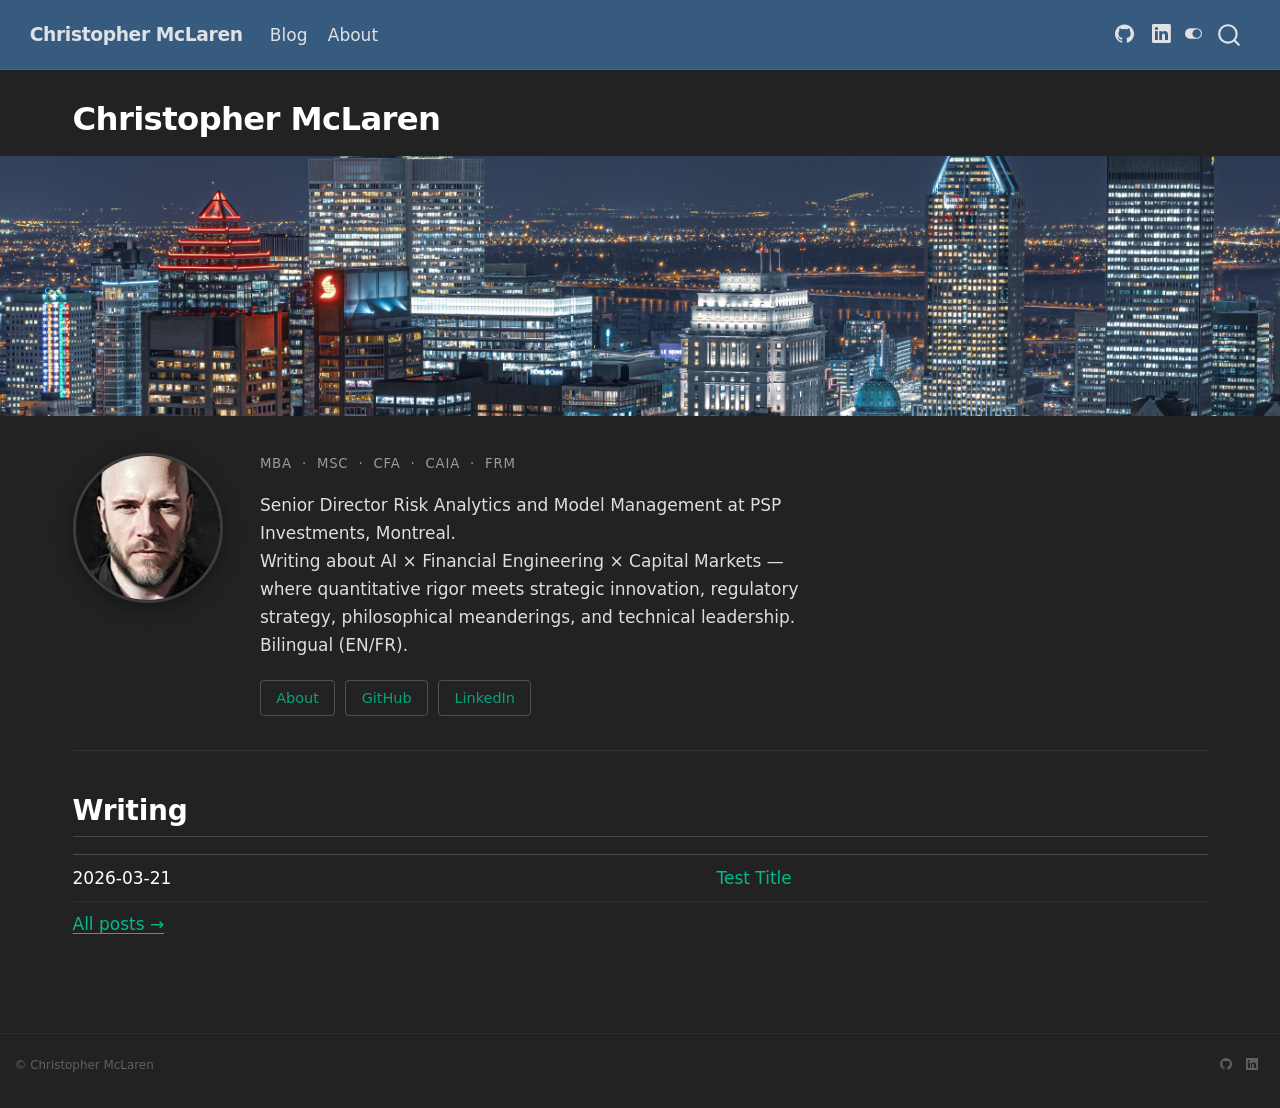
<file: index.html>
<!DOCTYPE html>
<html xmlns="http://www.w3.org/1999/xhtml" lang="en" xml:lang="en"><head>

<meta charset="utf-8">
<meta name="generator" content="quarto-1.9.36">

<meta name="viewport" content="width=device-width, initial-scale=1.0, user-scalable=yes">


<title>Christopher McLaren</title>
<style>
/* Default styles provided by pandoc.
** See https://pandoc.org/MANUAL.html#variables-for-html for config info.
*/
code{white-space: pre-wrap;}
span.smallcaps{font-variant: small-caps;}
div.columns{display: flex; gap: min(4vw, 1.5em);}
div.column{flex: auto; overflow-x: auto;}
div.hanging-indent{margin-left: 1.5em; text-indent: -1.5em;}
ul.task-list{list-style: none;}
ul.task-list li input[type="checkbox"] {
  width: 0.8em;
  margin: 0 0.8em 0.2em -1em; /* quarto-specific, see https://github.com/quarto-dev/quarto-cli/issues/4556 */ 
  vertical-align: middle;
}
</style>


<script src="site_libs/quarto-nav/quarto-nav.js"></script>
<script src="site_libs/quarto-nav/headroom.min.js"></script>
<script src="site_libs/clipboard/clipboard.min.js"></script>
<script src="site_libs/quarto-search/autocomplete.umd.js"></script>
<script src="site_libs/quarto-search/fuse.min.js"></script>
<script src="site_libs/quarto-search/quarto-search.js"></script>
<meta name="quarto:offset" content="./">
<link href="./assets/favicon.png" rel="icon" type="image/png">
<script src="site_libs/quarto-html/quarto.js" type="module"></script>
<script src="site_libs/quarto-html/tabsets/tabsets.js" type="module"></script>
<script src="site_libs/quarto-html/popper.min.js"></script>
<script src="site_libs/quarto-html/tippy.umd.min.js"></script>
<script src="site_libs/quarto-html/anchor.min.js"></script>
<link href="site_libs/quarto-html/tippy.css" rel="stylesheet">
<link href="site_libs/quarto-html/quarto-syntax-highlighting-dbc92dda8186f57fa2e333fbb71d6a9d.css" rel="stylesheet" class="quarto-color-scheme" id="quarto-text-highlighting-styles">
<link href="site_libs/quarto-html/quarto-syntax-highlighting-dark-dbc92dda8186f57fa2e333fbb71d6a9d.css" rel="stylesheet" class="quarto-color-scheme quarto-color-alternate" id="quarto-text-highlighting-styles">
<script src="site_libs/bootstrap/bootstrap.min.js"></script>
<link href="site_libs/bootstrap/bootstrap-icons.css" rel="stylesheet">
<link href="site_libs/bootstrap/bootstrap-dc5707970930501df8e4f317a442239b.min.css" rel="stylesheet" append-hash="true" class="quarto-color-scheme" id="quarto-bootstrap" data-mode="light">
<link href="site_libs/bootstrap/bootstrap-dark-94bcf2b3cd6ec91b813b881235af2c10.min.css" rel="stylesheet" append-hash="true" class="quarto-color-scheme quarto-color-alternate" id="quarto-bootstrap" data-mode="dark">
<script id="quarto-search-options" type="application/json">{
  "location": "navbar",
  "copy-button": false,
  "collapse-after": 3,
  "panel-placement": "end",
  "type": "overlay",
  "limit": 50,
  "keyboard-shortcut": [
    "f",
    "/",
    "s"
  ],
  "show-item-context": false,
  "language": {
    "search-no-results-text": "No results",
    "search-matching-documents-text": "matching documents",
    "search-copy-link-title": "Copy link to search",
    "search-hide-matches-text": "Hide additional matches",
    "search-more-match-text": "more match in this document",
    "search-more-matches-text": "more matches in this document",
    "search-clear-button-title": "Clear",
    "search-text-placeholder": "",
    "search-detached-cancel-button-title": "Cancel",
    "search-submit-button-title": "Submit",
    "search-label": "Search"
  }
}</script>


<link rel="stylesheet" href="styles.css">
<meta property="og:title" content="– Christopher McLaren">
<meta property="og:description" content="Financial engineer at PSP Investments. Writing about quantitative finance, risk, and machine learning.">
<meta property="og:image" content="https://christopher-mclaren.github.io/assets/banner.jpg">
<meta property="og:site_name" content="Christopher McLaren">
<meta property="og:image:alt" content="Montreal skyline at night">
<meta name="twitter:title" content="– Christopher McLaren">
<meta name="twitter:description" content="Financial engineer at PSP Investments. Writing about quantitative finance, risk, and machine learning.">
<meta name="twitter:image" content="https://christopher-mclaren.github.io/assets/banner.jpg">
<meta name="twitter:image:alt" content="Montreal skyline at night">
<meta name="twitter:card" content="summary_large_image">
</head>

<body class="nav-fixed quarto-dark"><script id="quarto-html-before-body" type="application/javascript">
    const toggleBodyColorMode = (bsSheetEl) => {
      const mode = bsSheetEl.getAttribute("data-mode");
      const bodyEl = window.document.querySelector("body");
      if (mode === "dark") {
        bodyEl.classList.add("quarto-dark");
        bodyEl.classList.remove("quarto-light");
      } else {
        bodyEl.classList.add("quarto-light");
        bodyEl.classList.remove("quarto-dark");
      }
    }
    const toggleBodyColorPrimary = () => {
      const bsSheetEl = window.document.querySelector("link#quarto-bootstrap:not([rel=disabled-stylesheet])");
      if (bsSheetEl) {
        toggleBodyColorMode(bsSheetEl);
      }
    }
    const setColorSchemeToggle = (alternate) => {
      const toggles = window.document.querySelectorAll('.quarto-color-scheme-toggle');
      for (let i=0; i < toggles.length; i++) {
        const toggle = toggles[i];
        if (toggle) {
          if (alternate) {
            toggle.classList.add("alternate");
          } else {
            toggle.classList.remove("alternate");
          }
        }
      }
    };
    const toggleColorMode = (alternate) => {
      // Switch the stylesheets
      const primaryStylesheets = window.document.querySelectorAll('link.quarto-color-scheme:not(.quarto-color-alternate)');
      const alternateStylesheets = window.document.querySelectorAll('link.quarto-color-scheme.quarto-color-alternate');
      manageTransitions('#quarto-margin-sidebar .nav-link', false);
      if (alternate) {
        // note: dark is layered on light, we don't disable primary!
        enableStylesheet(alternateStylesheets);
        for (const sheetNode of alternateStylesheets) {
          if (sheetNode.id === "quarto-bootstrap") {
            toggleBodyColorMode(sheetNode);
          }
        }
      } else {
        disableStylesheet(alternateStylesheets);
        enableStylesheet(primaryStylesheets)
        toggleBodyColorPrimary();
      }
      manageTransitions('#quarto-margin-sidebar .nav-link', true);
      // Switch the toggles
      setColorSchemeToggle(alternate)
      // Hack to workaround the fact that safari doesn't
      // properly recolor the scrollbar when toggling (#1455)
      if (navigator.userAgent.indexOf('Safari') > 0 && navigator.userAgent.indexOf('Chrome') == -1) {
        manageTransitions("body", false);
        window.scrollTo(0, 1);
        setTimeout(() => {
          window.scrollTo(0, 0);
          manageTransitions("body", true);
        }, 40);
      }
    }
    const disableStylesheet = (stylesheets) => {
      for (let i=0; i < stylesheets.length; i++) {
        const stylesheet = stylesheets[i];
        stylesheet.rel = 'disabled-stylesheet';
      }
    }
    const enableStylesheet = (stylesheets) => {
      for (let i=0; i < stylesheets.length; i++) {
        const stylesheet = stylesheets[i];
        if(stylesheet.rel !== 'stylesheet') { // for Chrome, which will still FOUC without this check
          stylesheet.rel = 'stylesheet';
        }
      }
    }
    const manageTransitions = (selector, allowTransitions) => {
      const els = window.document.querySelectorAll(selector);
      for (let i=0; i < els.length; i++) {
        const el = els[i];
        if (allowTransitions) {
          el.classList.remove('notransition');
        } else {
          el.classList.add('notransition');
        }
      }
    }
    const isFileUrl = () => {
      return window.location.protocol === 'file:';
    }
    const hasAlternateSentinel = () => {
      let styleSentinel = getColorSchemeSentinel();
      if (styleSentinel !== null) {
        return styleSentinel === "alternate";
      } else {
        return false;
      }
    }
    const setStyleSentinel = (alternate) => {
      const value = alternate ? "alternate" : "default";
      if (!isFileUrl()) {
        window.localStorage.setItem("quarto-color-scheme", value);
      } else {
        localAlternateSentinel = value;
      }
    }
    const getColorSchemeSentinel = () => {
      if (!isFileUrl()) {
        const storageValue = window.localStorage.getItem("quarto-color-scheme");
        return storageValue != null ? storageValue : localAlternateSentinel;
      } else {
        return localAlternateSentinel;
      }
    }
    const toggleGiscusIfUsed = (isAlternate, darkModeDefault) => {
      const baseTheme = document.querySelector('#giscus-base-theme')?.value ?? 'light';
      const alternateTheme = document.querySelector('#giscus-alt-theme')?.value ?? 'dark';
      let newTheme = '';
      if(authorPrefersDark) {
        newTheme = isAlternate ? baseTheme : alternateTheme;
      } else {
        newTheme = isAlternate ? alternateTheme : baseTheme;
      }
      const changeGiscusTheme = () => {
        // From: https://github.com/giscus/giscus/issues/336
        const sendMessage = (message) => {
          const iframe = document.querySelector('iframe.giscus-frame');
          if (!iframe) return;
          iframe.contentWindow.postMessage({ giscus: message }, 'https://giscus.app');
        }
        sendMessage({
          setConfig: {
            theme: newTheme
          }
        });
      }
      const isGiscussLoaded = window.document.querySelector('iframe.giscus-frame') !== null;
      if (isGiscussLoaded) {
        changeGiscusTheme();
      }
    };
    const authorPrefersDark = true;
    const darkModeDefault = authorPrefersDark;
    let localAlternateSentinel = darkModeDefault ? 'alternate' : 'default';
    // Dark / light mode switch
    window.quartoToggleColorScheme = () => {
      // Read the current dark / light value
      let toAlternate = !hasAlternateSentinel();
      toggleColorMode(toAlternate);
      setStyleSentinel(toAlternate);
      toggleGiscusIfUsed(toAlternate, darkModeDefault);
      window.dispatchEvent(new Event('resize'));
    };
    // Switch to dark mode if need be
    if (hasAlternateSentinel()) {
      toggleColorMode(true);
    } else {
      toggleColorMode(false);
    }
  </script>

<div id="quarto-search-results"></div>
  <header id="quarto-header" class="headroom fixed-top">
    <nav class="navbar navbar-expand-lg " data-bs-theme="dark">
      <div class="navbar-container container-fluid">
      <div class="navbar-brand-container mx-auto">
    <a class="navbar-brand" href="./index.html">
    <span class="navbar-title">Christopher McLaren</span>
    </a>
  </div>
            <div id="quarto-search" class="" title="Search"></div>
          <button class="navbar-toggler" type="button" data-bs-toggle="collapse" data-bs-target="#navbarCollapse" aria-controls="navbarCollapse" role="menu" aria-expanded="false" aria-label="Toggle navigation" onclick="if (window.quartoToggleHeadroom) { window.quartoToggleHeadroom(); }">
  <span class="navbar-toggler-icon"></span>
</button>
          <div class="collapse navbar-collapse" id="navbarCollapse">
            <ul class="navbar-nav navbar-nav-scroll me-auto">
  <li class="nav-item">
    <a class="nav-link" href="./blog/index.html"> 
<span class="menu-text">Blog</span></a>
  </li>  
  <li class="nav-item">
    <a class="nav-link" href="./about.html"> 
<span class="menu-text">About</span></a>
  </li>  
</ul>
            <ul class="navbar-nav navbar-nav-scroll ms-auto">
  <li class="nav-item compact">
    <a class="nav-link" href="https://github.com/christopher-mclaren"> <i class="bi bi-github" role="img" aria-label="GitHub">
</i> 
<span class="menu-text"></span></a>
  </li>  
  <li class="nav-item compact">
    <a class="nav-link" href="https://www.linkedin.com/in/christopher-mclaren/"> <i class="bi bi-linkedin" role="img" aria-label="LinkedIn">
</i> 
<span class="menu-text"></span></a>
  </li>  
</ul>
          </div> <!-- /navcollapse -->
            <div class="quarto-navbar-tools">
  <a href="" class="quarto-color-scheme-toggle quarto-navigation-tool  px-1" onclick="window.quartoToggleColorScheme(); return false;" title="Toggle dark mode"><i class="bi"></i></a>
</div>
      </div> <!-- /container-fluid -->
    </nav>
</header>
<!-- content -->
<div id="quarto-content" class="quarto-container page-columns page-rows-contents page-layout-full page-navbar">
<!-- sidebar -->
<!-- margin-sidebar -->
    
<!-- main -->
<main class="content column-page" id="quarto-document-content"><header id="title-block-header" class="quarto-title-block"><h1 class="hero-name title display-7">Christopher McLaren</h1></header>





<div class="site-banner-wrap">
  <img src="assets/banner.jpg" class="site-banner" alt="Montreal skyline at night">
</div>

<div class="hero-flex">
  <div class="hero-photo-wrap">
    <img src="assets/LinkedinHeadshot.jpeg" class="headshot" alt="Christopher McLaren">
  </div>
  <div class="hero-bio">
    
    <p class="credentials">MBA &nbsp;·&nbsp; MSc &nbsp;·&nbsp; CFA &nbsp;·&nbsp; CAIA &nbsp;·&nbsp; FRM</p>
    <p class="tagline">
      Senior Director Risk Analytics and Model Management at PSP Investments, Montreal.<br>
      Writing about AI × Financial Engineering × Capital Markets —
      where quantitative rigor meets strategic innovation, regulatory strategy,
      philosophical meanderings, and technical leadership. Bilingual (EN/FR).
    </p>
    <div class="hero-links">
      <a href="./about.html" class="hero-btn">About</a>
      <a href="https://github.com/christopher-mclaren" class="hero-btn">GitHub</a>
      <a href="https://www.linkedin.com/in/christopher-mclaren/" class="hero-btn">LinkedIn</a>
    </div>
  </div>
</div>
<section id="writing" class="level2">
<h2 class="anchored" data-anchor-id="writing">Writing</h2>
<table class="blog-table caption-top table">
<tbody>
<tr class="odd">
<td style="text-align: left;">2026-03-21</td>
<td style="text-align: left;"><a href="./blog/posts/hello-world/index.html">Test Title</a></td>
</tr>
</tbody>
</table>
<p><a href="./blog/index.html">All posts →</a></p>


</section>

</main> <!-- /main -->
<script id="quarto-html-after-body" type="application/javascript">
  window.document.addEventListener("DOMContentLoaded", function (event) {
    // Ensure there is a toggle, if there isn't float one in the top right
    if (window.document.querySelector('.quarto-color-scheme-toggle') === null) {
      const a = window.document.createElement('a');
      a.classList.add('top-right');
      a.classList.add('quarto-color-scheme-toggle');
      a.href = "";
      a.onclick = function() { try { window.quartoToggleColorScheme(); } catch {} return false; };
      const i = window.document.createElement("i");
      i.classList.add('bi');
      a.appendChild(i);
      window.document.body.appendChild(a);
    }
    setColorSchemeToggle(hasAlternateSentinel())
    const icon = "";
    const anchorJS = new window.AnchorJS();
    anchorJS.options = {
      placement: 'right',
      icon: icon
    };
    anchorJS.add('.anchored');
    const isCodeAnnotation = (el) => {
      for (const clz of el.classList) {
        if (clz.startsWith('code-annotation-')) {                     
          return true;
        }
      }
      return false;
    }
    const onCopySuccess = function(e) {
      // button target
      const button = e.trigger;
      // don't keep focus
      button.blur();
      // flash "checked"
      button.classList.add('code-copy-button-checked');
      var currentTitle = button.getAttribute("title");
      button.setAttribute("title", "Copied!");
      let tooltip;
      if (window.bootstrap) {
        button.setAttribute("data-bs-toggle", "tooltip");
        button.setAttribute("data-bs-placement", "left");
        button.setAttribute("data-bs-title", "Copied!");
        tooltip = new bootstrap.Tooltip(button, 
          { trigger: "manual", 
            customClass: "code-copy-button-tooltip",
            offset: [0, -8]});
        tooltip.show();    
      }
      setTimeout(function() {
        if (tooltip) {
          tooltip.hide();
          button.removeAttribute("data-bs-title");
          button.removeAttribute("data-bs-toggle");
          button.removeAttribute("data-bs-placement");
        }
        button.setAttribute("title", currentTitle);
        button.classList.remove('code-copy-button-checked');
      }, 1000);
      // clear code selection
      e.clearSelection();
    }
    const getTextToCopy = function(trigger) {
      const outerScaffold = trigger.parentElement.cloneNode(true);
      const codeEl = outerScaffold.querySelector('code');
      for (const childEl of codeEl.children) {
        if (isCodeAnnotation(childEl)) {
          childEl.remove();
        }
      }
      return codeEl.innerText;
    }
    const clipboard = new window.ClipboardJS('.code-copy-button:not([data-in-quarto-modal])', {
      text: getTextToCopy
    });
    clipboard.on('success', onCopySuccess);
    if (window.document.getElementById('quarto-embedded-source-code-modal')) {
      const clipboardModal = new window.ClipboardJS('.code-copy-button[data-in-quarto-modal]', {
        text: getTextToCopy,
        container: window.document.getElementById('quarto-embedded-source-code-modal')
      });
      clipboardModal.on('success', onCopySuccess);
    }
      var localhostRegex = new RegExp(/^(?:http|https):\/\/localhost\:?[0-9]*\//);
      var mailtoRegex = new RegExp(/^mailto:/);
        var filterRegex = new RegExp("https:\/\/christopher-mclaren\.github\.io\/");
      var isInternal = (href) => {
          return filterRegex.test(href) || localhostRegex.test(href) || mailtoRegex.test(href);
      }
      // Inspect non-navigation links and adorn them if external
     var links = window.document.querySelectorAll('a[href]:not(.nav-link):not(.navbar-brand):not(.toc-action):not(.sidebar-link):not(.sidebar-item-toggle):not(.pagination-link):not(.no-external):not([aria-hidden]):not(.dropdown-item):not(.quarto-navigation-tool):not(.about-link)');
      for (var i=0; i<links.length; i++) {
        const link = links[i];
        if (!isInternal(link.href)) {
          // undo the damage that might have been done by quarto-nav.js in the case of
          // links that we want to consider external
          if (link.dataset.originalHref !== undefined) {
            link.href = link.dataset.originalHref;
          }
        }
      }
    function tippyHover(el, contentFn, onTriggerFn, onUntriggerFn) {
      const config = {
        allowHTML: true,
        maxWidth: 500,
        delay: 100,
        arrow: false,
        appendTo: function(el) {
            return el.parentElement;
        },
        interactive: true,
        interactiveBorder: 10,
        theme: 'quarto',
        placement: 'bottom-start',
      };
      if (contentFn) {
        config.content = contentFn;
      }
      if (onTriggerFn) {
        config.onTrigger = onTriggerFn;
      }
      if (onUntriggerFn) {
        config.onUntrigger = onUntriggerFn;
      }
      window.tippy(el, config); 
    }
    const noterefs = window.document.querySelectorAll('a[role="doc-noteref"]');
    for (var i=0; i<noterefs.length; i++) {
      const ref = noterefs[i];
      tippyHover(ref, function() {
        // use id or data attribute instead here
        let href = ref.getAttribute('data-footnote-href') || ref.getAttribute('href');
        try { href = new URL(href).hash; } catch {}
        const id = href.replace(/^#\/?/, "");
        const note = window.document.getElementById(id);
        if (note) {
          return note.innerHTML;
        } else {
          return "";
        }
      });
    }
    const xrefs = window.document.querySelectorAll('a.quarto-xref');
    const processXRef = (id, note) => {
      // Strip column container classes
      const stripColumnClz = (el) => {
        el.classList.remove("page-full", "page-columns");
        if (el.children) {
          for (const child of el.children) {
            stripColumnClz(child);
          }
        }
      }
      stripColumnClz(note)
      if (id === null || id.startsWith('sec-')) {
        // Special case sections, only their first couple elements
        const container = document.createElement("div");
        if (note.children && note.children.length > 2) {
          container.appendChild(note.children[0].cloneNode(true));
          for (let i = 1; i < note.children.length; i++) {
            const child = note.children[i];
            if (child.tagName === "P" && child.innerText === "") {
              continue;
            } else {
              container.appendChild(child.cloneNode(true));
              break;
            }
          }
          if (window.Quarto?.typesetMath) {
            window.Quarto.typesetMath(container);
          }
          return container.innerHTML
        } else {
          if (window.Quarto?.typesetMath) {
            window.Quarto.typesetMath(note);
          }
          return note.innerHTML;
        }
      } else {
        // Remove any anchor links if they are present
        const anchorLink = note.querySelector('a.anchorjs-link');
        if (anchorLink) {
          anchorLink.remove();
        }
        if (window.Quarto?.typesetMath) {
          window.Quarto.typesetMath(note);
        }
        if (note.classList.contains("callout")) {
          return note.outerHTML;
        } else {
          return note.innerHTML;
        }
      }
    }
    for (var i=0; i<xrefs.length; i++) {
      const xref = xrefs[i];
      tippyHover(xref, undefined, function(instance) {
        instance.disable();
        let url = xref.getAttribute('href');
        let hash = undefined; 
        if (url.startsWith('#')) {
          hash = url;
        } else {
          try { hash = new URL(url).hash; } catch {}
        }
        if (hash) {
          const id = hash.replace(/^#\/?/, "");
          const note = window.document.getElementById(id);
          if (note !== null) {
            try {
              const html = processXRef(id, note.cloneNode(true));
              instance.setContent(html);
            } finally {
              instance.enable();
              instance.show();
            }
          } else {
            // See if we can fetch this
            fetch(url.split('#')[0])
            .then(res => res.text())
            .then(html => {
              const parser = new DOMParser();
              const htmlDoc = parser.parseFromString(html, "text/html");
              const note = htmlDoc.getElementById(id);
              if (note !== null) {
                const html = processXRef(id, note);
                instance.setContent(html);
              } 
            }).finally(() => {
              instance.enable();
              instance.show();
            });
          }
        } else {
          // See if we can fetch a full url (with no hash to target)
          // This is a special case and we should probably do some content thinning / targeting
          fetch(url)
          .then(res => res.text())
          .then(html => {
            const parser = new DOMParser();
            const htmlDoc = parser.parseFromString(html, "text/html");
            const note = htmlDoc.querySelector('main.content');
            if (note !== null) {
              // This should only happen for chapter cross references
              // (since there is no id in the URL)
              // remove the first header
              if (note.children.length > 0 && note.children[0].tagName === "HEADER") {
                note.children[0].remove();
              }
              const html = processXRef(null, note);
              instance.setContent(html);
            } 
          }).finally(() => {
            instance.enable();
            instance.show();
          });
        }
      }, function(instance) {
      });
    }
        let selectedAnnoteEl;
        const selectorForAnnotation = ( cell, annotation) => {
          let cellAttr = 'data-code-cell="' + cell + '"';
          let lineAttr = 'data-code-annotation="' +  annotation + '"';
          const selector = 'span[' + cellAttr + '][' + lineAttr + ']';
          return selector;
        }
        const selectCodeLines = (annoteEl) => {
          const doc = window.document;
          const targetCell = annoteEl.getAttribute("data-target-cell");
          const targetAnnotation = annoteEl.getAttribute("data-target-annotation");
          const annoteSpan = window.document.querySelector(selectorForAnnotation(targetCell, targetAnnotation));
          const lines = annoteSpan.getAttribute("data-code-lines").split(",");
          const lineIds = lines.map((line) => {
            return targetCell + "-" + line;
          })
          let top = null;
          let height = null;
          let parent = null;
          if (lineIds.length > 0) {
              //compute the position of the single el (top and bottom and make a div)
              const el = window.document.getElementById(lineIds[0]);
              top = el.offsetTop;
              height = el.offsetHeight;
              parent = el.parentElement.parentElement;
            if (lineIds.length > 1) {
              const lastEl = window.document.getElementById(lineIds[lineIds.length - 1]);
              const bottom = lastEl.offsetTop + lastEl.offsetHeight;
              height = bottom - top;
            }
            if (top !== null && height !== null && parent !== null) {
              // cook up a div (if necessary) and position it 
              let div = window.document.getElementById("code-annotation-line-highlight");
              if (div === null) {
                div = window.document.createElement("div");
                div.setAttribute("id", "code-annotation-line-highlight");
                div.style.position = 'absolute';
                parent.appendChild(div);
              }
              div.style.top = top - 2 + "px";
              div.style.height = height + 4 + "px";
              div.style.left = 0;
              let gutterDiv = window.document.getElementById("code-annotation-line-highlight-gutter");
              if (gutterDiv === null) {
                gutterDiv = window.document.createElement("div");
                gutterDiv.setAttribute("id", "code-annotation-line-highlight-gutter");
                gutterDiv.style.position = 'absolute';
                const codeCell = window.document.getElementById(targetCell);
                const gutter = codeCell.querySelector('.code-annotation-gutter');
                gutter.appendChild(gutterDiv);
              }
              gutterDiv.style.top = top - 2 + "px";
              gutterDiv.style.height = height + 4 + "px";
            }
            selectedAnnoteEl = annoteEl;
          }
        };
        const unselectCodeLines = () => {
          const elementsIds = ["code-annotation-line-highlight", "code-annotation-line-highlight-gutter"];
          elementsIds.forEach((elId) => {
            const div = window.document.getElementById(elId);
            if (div) {
              div.remove();
            }
          });
          selectedAnnoteEl = undefined;
        };
          // Handle positioning of the toggle
      window.addEventListener(
        "resize",
        throttle(() => {
          elRect = undefined;
          if (selectedAnnoteEl) {
            selectCodeLines(selectedAnnoteEl);
          }
        }, 10)
      );
      function throttle(fn, ms) {
      let throttle = false;
      let timer;
        return (...args) => {
          if(!throttle) { // first call gets through
              fn.apply(this, args);
              throttle = true;
          } else { // all the others get throttled
              if(timer) clearTimeout(timer); // cancel #2
              timer = setTimeout(() => {
                fn.apply(this, args);
                timer = throttle = false;
              }, ms);
          }
        };
      }
        // Attach click handler to the DT
        const annoteDls = window.document.querySelectorAll('dt[data-target-cell]');
        for (const annoteDlNode of annoteDls) {
          annoteDlNode.addEventListener('click', (event) => {
            const clickedEl = event.target;
            if (clickedEl !== selectedAnnoteEl) {
              unselectCodeLines();
              const activeEl = window.document.querySelector('dt[data-target-cell].code-annotation-active');
              if (activeEl) {
                activeEl.classList.remove('code-annotation-active');
              }
              selectCodeLines(clickedEl);
              clickedEl.classList.add('code-annotation-active');
            } else {
              // Unselect the line
              unselectCodeLines();
              clickedEl.classList.remove('code-annotation-active');
            }
          });
        }
    const findCites = (el) => {
      const parentEl = el.parentElement;
      if (parentEl) {
        const cites = parentEl.dataset.cites;
        if (cites) {
          return {
            el,
            cites: cites.split(' ')
          };
        } else {
          return findCites(el.parentElement)
        }
      } else {
        return undefined;
      }
    };
    var bibliorefs = window.document.querySelectorAll('a[role="doc-biblioref"]');
    for (var i=0; i<bibliorefs.length; i++) {
      const ref = bibliorefs[i];
      const citeInfo = findCites(ref);
      if (citeInfo) {
        tippyHover(citeInfo.el, function() {
          var popup = window.document.createElement('div');
          citeInfo.cites.forEach(function(cite) {
            var citeDiv = window.document.createElement('div');
            citeDiv.classList.add('hanging-indent');
            citeDiv.classList.add('csl-entry');
            var biblioDiv = window.document.getElementById('ref-' + cite);
            if (biblioDiv) {
              citeDiv.innerHTML = biblioDiv.innerHTML;
            }
            popup.appendChild(citeDiv);
          });
          return popup.innerHTML;
        });
      }
    }
  });
  </script>
</div> <!-- /content -->
<footer class="footer">
  <div class="nav-footer">
    <div class="nav-footer-left">
<p>© Christopher McLaren</p>
</div>   
    <div class="nav-footer-center">
      &nbsp;
    </div>
    <div class="nav-footer-right">
      <ul class="footer-items list-unstyled">
    <li class="nav-item compact">
    <a class="nav-link" href="https://github.com/christopher-mclaren">
      <i class="bi bi-github" role="img">
</i> 
    </a>
  </li>  
    <li class="nav-item compact">
    <a class="nav-link" href="https://www.linkedin.com/in/christopher-mclaren/">
      <i class="bi bi-linkedin" role="img">
</i> 
    </a>
  </li>  
</ul>
    </div>
  </div>
</footer>




</body></html>
</file>
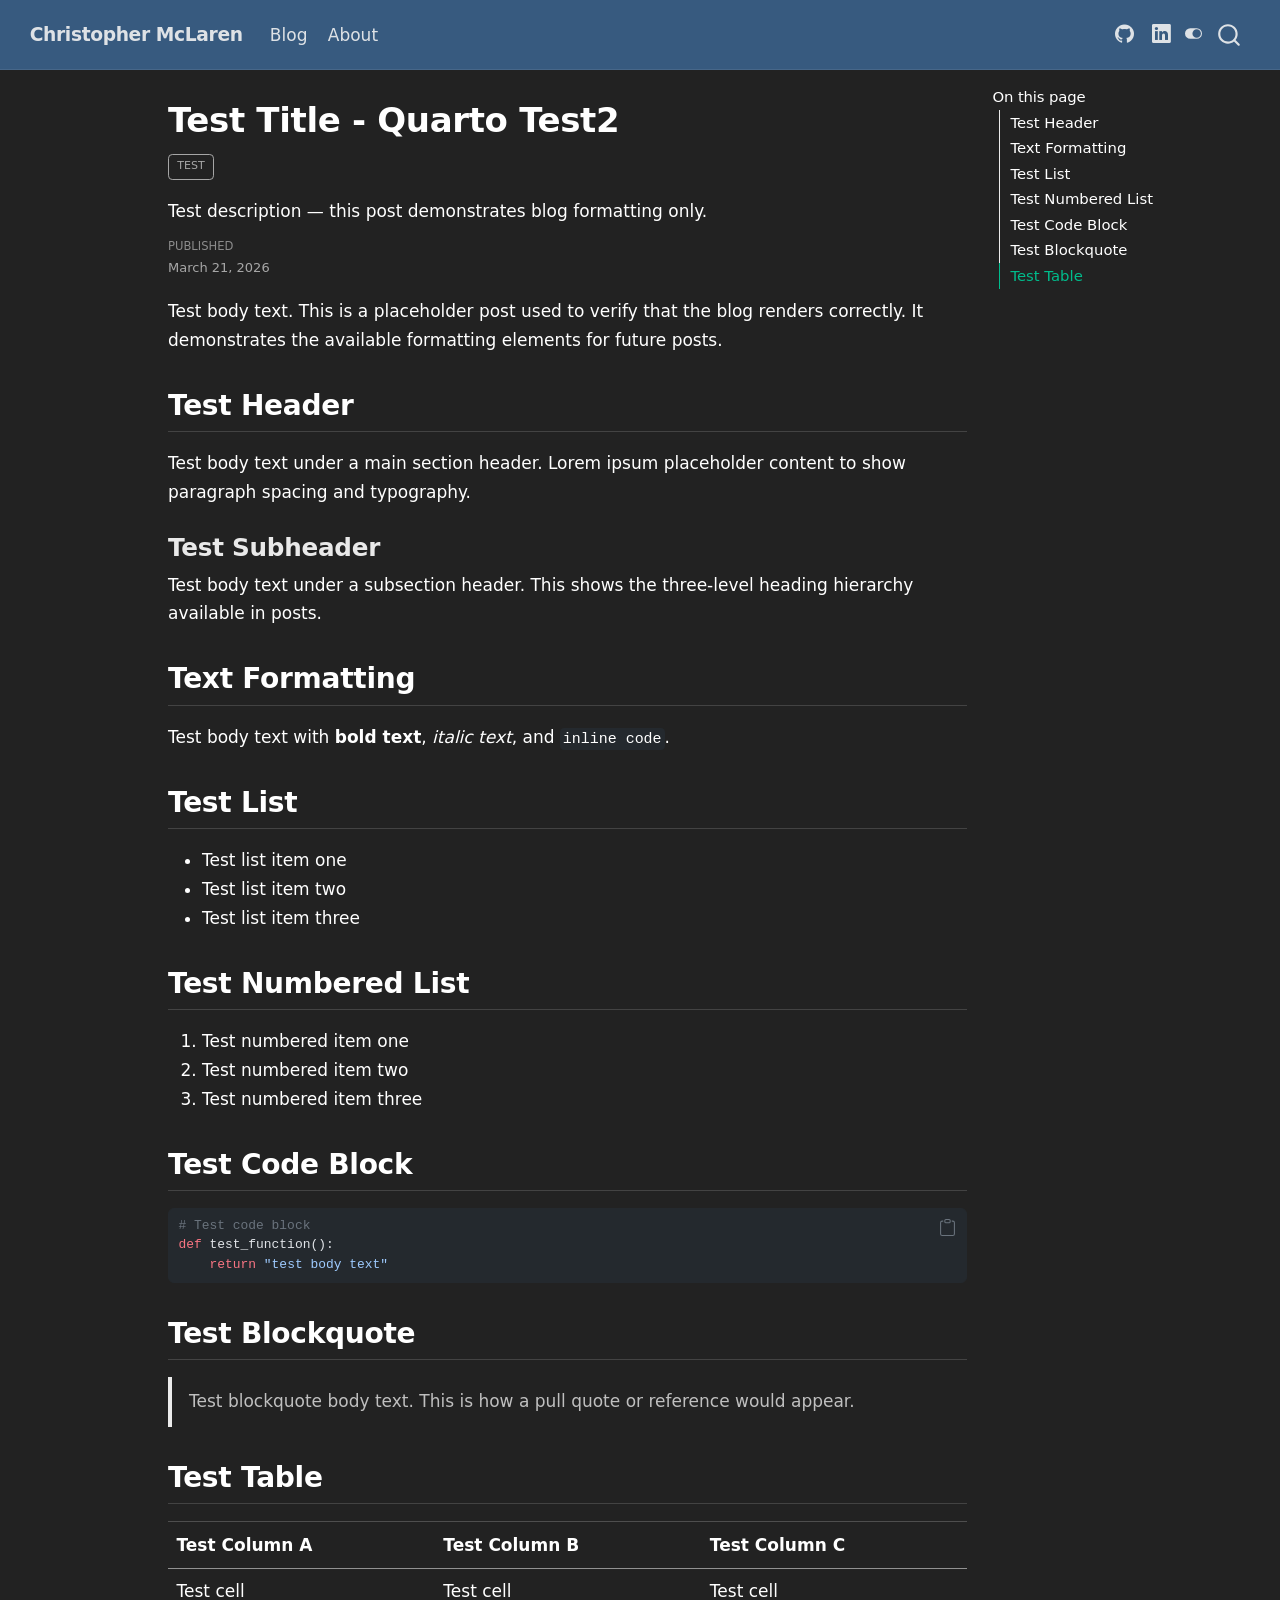
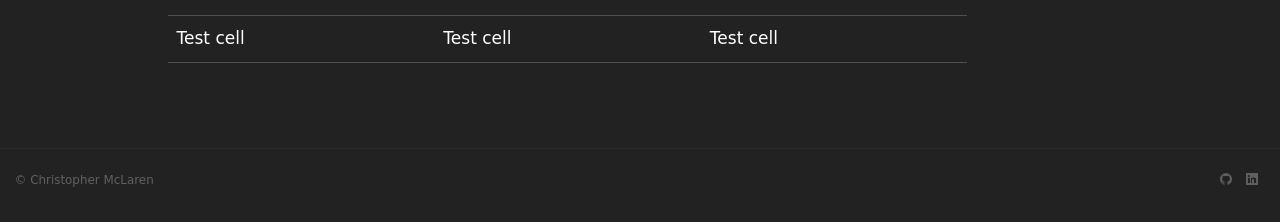
<file: blog/posts/hello-world/index.html>
<!DOCTYPE html>
<html xmlns="http://www.w3.org/1999/xhtml" lang="en" xml:lang="en"><head>

<meta charset="utf-8">
<meta name="generator" content="quarto-1.9.36">

<meta name="viewport" content="width=device-width, initial-scale=1.0, user-scalable=yes">

<meta name="dcterms.date" content="2026-03-21">
<meta name="description" content="Test description — this post demonstrates blog formatting only.">

<title>Test Title - Quarto Test2 – Christopher McLaren</title>
<style>
/* Default styles provided by pandoc.
** See https://pandoc.org/MANUAL.html#variables-for-html for config info.
*/
code{white-space: pre-wrap;}
span.smallcaps{font-variant: small-caps;}
div.columns{display: flex; gap: min(4vw, 1.5em);}
div.column{flex: auto; overflow-x: auto;}
div.hanging-indent{margin-left: 1.5em; text-indent: -1.5em;}
ul.task-list{list-style: none;}
ul.task-list li input[type="checkbox"] {
  width: 0.8em;
  margin: 0 0.8em 0.2em -1em; /* quarto-specific, see https://github.com/quarto-dev/quarto-cli/issues/4556 */ 
  vertical-align: middle;
}
/* CSS for syntax highlighting */
html { -webkit-text-size-adjust: 100%; }
pre > code.sourceCode { white-space: pre; position: relative; }
pre > code.sourceCode > span { display: inline-block; line-height: 1.25; }
pre > code.sourceCode > span:empty { height: 1.2em; }
.sourceCode { overflow: visible; }
code.sourceCode > span { color: inherit; text-decoration: inherit; }
div.sourceCode { margin: 1em 0; }
pre.sourceCode { margin: 0; }
@media screen {
div.sourceCode { overflow: auto; }
}
@media print {
pre > code.sourceCode { white-space: pre-wrap; }
pre > code.sourceCode > span { text-indent: -5em; padding-left: 5em; }
}
pre.numberSource code
  { counter-reset: source-line 0; }
pre.numberSource code > span
  { position: relative; left: -4em; counter-increment: source-line; }
pre.numberSource code > span > a:first-child::before
  { content: counter(source-line);
    position: relative; left: -1em; text-align: right; vertical-align: baseline;
    border: none; display: inline-block;
    -webkit-touch-callout: none; -webkit-user-select: none;
    -khtml-user-select: none; -moz-user-select: none;
    -ms-user-select: none; user-select: none;
    padding: 0 4px; width: 4em;
  }
pre.numberSource { margin-left: 3em;  padding-left: 4px; }
div.sourceCode
  {   }
@media screen {
pre > code.sourceCode > span > a:first-child::before { text-decoration: underline; }
}
</style>


<script src="../../../site_libs/quarto-nav/quarto-nav.js"></script>
<script src="../../../site_libs/quarto-nav/headroom.min.js"></script>
<script src="../../../site_libs/clipboard/clipboard.min.js"></script>
<script src="../../../site_libs/quarto-search/autocomplete.umd.js"></script>
<script src="../../../site_libs/quarto-search/fuse.min.js"></script>
<script src="../../../site_libs/quarto-search/quarto-search.js"></script>
<meta name="quarto:offset" content="../../../">
<link href="../../../assets/favicon.png" rel="icon" type="image/png">
<script src="../../../site_libs/quarto-html/quarto.js" type="module"></script>
<script src="../../../site_libs/quarto-html/tabsets/tabsets.js" type="module"></script>
<script src="../../../site_libs/quarto-html/popper.min.js"></script>
<script src="../../../site_libs/quarto-html/tippy.umd.min.js"></script>
<script src="../../../site_libs/quarto-html/anchor.min.js"></script>
<link href="../../../site_libs/quarto-html/tippy.css" rel="stylesheet">
<link href="../../../site_libs/quarto-html/quarto-syntax-highlighting-dbc92dda8186f57fa2e333fbb71d6a9d.css" rel="stylesheet" class="quarto-color-scheme" id="quarto-text-highlighting-styles">
<link href="../../../site_libs/quarto-html/quarto-syntax-highlighting-dark-dbc92dda8186f57fa2e333fbb71d6a9d.css" rel="stylesheet" class="quarto-color-scheme quarto-color-alternate" id="quarto-text-highlighting-styles">
<script src="../../../site_libs/bootstrap/bootstrap.min.js"></script>
<link href="../../../site_libs/bootstrap/bootstrap-icons.css" rel="stylesheet">
<link href="../../../site_libs/bootstrap/bootstrap-dc5707970930501df8e4f317a442239b.min.css" rel="stylesheet" append-hash="true" class="quarto-color-scheme" id="quarto-bootstrap" data-mode="light">
<link href="../../../site_libs/bootstrap/bootstrap-dark-94bcf2b3cd6ec91b813b881235af2c10.min.css" rel="stylesheet" append-hash="true" class="quarto-color-scheme quarto-color-alternate" id="quarto-bootstrap" data-mode="dark">
<script id="quarto-search-options" type="application/json">{
  "location": "navbar",
  "copy-button": false,
  "collapse-after": 3,
  "panel-placement": "end",
  "type": "overlay",
  "limit": 50,
  "keyboard-shortcut": [
    "f",
    "/",
    "s"
  ],
  "show-item-context": false,
  "language": {
    "search-no-results-text": "No results",
    "search-matching-documents-text": "matching documents",
    "search-copy-link-title": "Copy link to search",
    "search-hide-matches-text": "Hide additional matches",
    "search-more-match-text": "more match in this document",
    "search-more-matches-text": "more matches in this document",
    "search-clear-button-title": "Clear",
    "search-text-placeholder": "",
    "search-detached-cancel-button-title": "Cancel",
    "search-submit-button-title": "Submit",
    "search-label": "Search"
  }
}</script>


<link rel="stylesheet" href="../../../styles.css">
<meta property="og:title" content="Test Title - Quarto Test2 – Christopher McLaren">
<meta property="og:description" content="Test description — this post demonstrates blog formatting only.">
<meta property="og:site_name" content="Christopher McLaren">
<meta name="twitter:title" content="Test Title - Quarto Test2 – Christopher McLaren">
<meta name="twitter:description" content="Test description — this post demonstrates blog formatting only.">
<meta name="twitter:card" content="summary">
</head>

<body class="nav-fixed quarto-dark"><script id="quarto-html-before-body" type="application/javascript">
    const toggleBodyColorMode = (bsSheetEl) => {
      const mode = bsSheetEl.getAttribute("data-mode");
      const bodyEl = window.document.querySelector("body");
      if (mode === "dark") {
        bodyEl.classList.add("quarto-dark");
        bodyEl.classList.remove("quarto-light");
      } else {
        bodyEl.classList.add("quarto-light");
        bodyEl.classList.remove("quarto-dark");
      }
    }
    const toggleBodyColorPrimary = () => {
      const bsSheetEl = window.document.querySelector("link#quarto-bootstrap:not([rel=disabled-stylesheet])");
      if (bsSheetEl) {
        toggleBodyColorMode(bsSheetEl);
      }
    }
    const setColorSchemeToggle = (alternate) => {
      const toggles = window.document.querySelectorAll('.quarto-color-scheme-toggle');
      for (let i=0; i < toggles.length; i++) {
        const toggle = toggles[i];
        if (toggle) {
          if (alternate) {
            toggle.classList.add("alternate");
          } else {
            toggle.classList.remove("alternate");
          }
        }
      }
    };
    const toggleColorMode = (alternate) => {
      // Switch the stylesheets
      const primaryStylesheets = window.document.querySelectorAll('link.quarto-color-scheme:not(.quarto-color-alternate)');
      const alternateStylesheets = window.document.querySelectorAll('link.quarto-color-scheme.quarto-color-alternate');
      manageTransitions('#quarto-margin-sidebar .nav-link', false);
      if (alternate) {
        // note: dark is layered on light, we don't disable primary!
        enableStylesheet(alternateStylesheets);
        for (const sheetNode of alternateStylesheets) {
          if (sheetNode.id === "quarto-bootstrap") {
            toggleBodyColorMode(sheetNode);
          }
        }
      } else {
        disableStylesheet(alternateStylesheets);
        enableStylesheet(primaryStylesheets)
        toggleBodyColorPrimary();
      }
      manageTransitions('#quarto-margin-sidebar .nav-link', true);
      // Switch the toggles
      setColorSchemeToggle(alternate)
      // Hack to workaround the fact that safari doesn't
      // properly recolor the scrollbar when toggling (#1455)
      if (navigator.userAgent.indexOf('Safari') > 0 && navigator.userAgent.indexOf('Chrome') == -1) {
        manageTransitions("body", false);
        window.scrollTo(0, 1);
        setTimeout(() => {
          window.scrollTo(0, 0);
          manageTransitions("body", true);
        }, 40);
      }
    }
    const disableStylesheet = (stylesheets) => {
      for (let i=0; i < stylesheets.length; i++) {
        const stylesheet = stylesheets[i];
        stylesheet.rel = 'disabled-stylesheet';
      }
    }
    const enableStylesheet = (stylesheets) => {
      for (let i=0; i < stylesheets.length; i++) {
        const stylesheet = stylesheets[i];
        if(stylesheet.rel !== 'stylesheet') { // for Chrome, which will still FOUC without this check
          stylesheet.rel = 'stylesheet';
        }
      }
    }
    const manageTransitions = (selector, allowTransitions) => {
      const els = window.document.querySelectorAll(selector);
      for (let i=0; i < els.length; i++) {
        const el = els[i];
        if (allowTransitions) {
          el.classList.remove('notransition');
        } else {
          el.classList.add('notransition');
        }
      }
    }
    const isFileUrl = () => {
      return window.location.protocol === 'file:';
    }
    const hasAlternateSentinel = () => {
      let styleSentinel = getColorSchemeSentinel();
      if (styleSentinel !== null) {
        return styleSentinel === "alternate";
      } else {
        return false;
      }
    }
    const setStyleSentinel = (alternate) => {
      const value = alternate ? "alternate" : "default";
      if (!isFileUrl()) {
        window.localStorage.setItem("quarto-color-scheme", value);
      } else {
        localAlternateSentinel = value;
      }
    }
    const getColorSchemeSentinel = () => {
      if (!isFileUrl()) {
        const storageValue = window.localStorage.getItem("quarto-color-scheme");
        return storageValue != null ? storageValue : localAlternateSentinel;
      } else {
        return localAlternateSentinel;
      }
    }
    const toggleGiscusIfUsed = (isAlternate, darkModeDefault) => {
      const baseTheme = document.querySelector('#giscus-base-theme')?.value ?? 'light';
      const alternateTheme = document.querySelector('#giscus-alt-theme')?.value ?? 'dark';
      let newTheme = '';
      if(authorPrefersDark) {
        newTheme = isAlternate ? baseTheme : alternateTheme;
      } else {
        newTheme = isAlternate ? alternateTheme : baseTheme;
      }
      const changeGiscusTheme = () => {
        // From: https://github.com/giscus/giscus/issues/336
        const sendMessage = (message) => {
          const iframe = document.querySelector('iframe.giscus-frame');
          if (!iframe) return;
          iframe.contentWindow.postMessage({ giscus: message }, 'https://giscus.app');
        }
        sendMessage({
          setConfig: {
            theme: newTheme
          }
        });
      }
      const isGiscussLoaded = window.document.querySelector('iframe.giscus-frame') !== null;
      if (isGiscussLoaded) {
        changeGiscusTheme();
      }
    };
    const authorPrefersDark = true;
    const darkModeDefault = authorPrefersDark;
    let localAlternateSentinel = darkModeDefault ? 'alternate' : 'default';
    // Dark / light mode switch
    window.quartoToggleColorScheme = () => {
      // Read the current dark / light value
      let toAlternate = !hasAlternateSentinel();
      toggleColorMode(toAlternate);
      setStyleSentinel(toAlternate);
      toggleGiscusIfUsed(toAlternate, darkModeDefault);
      window.dispatchEvent(new Event('resize'));
    };
    // Switch to dark mode if need be
    if (hasAlternateSentinel()) {
      toggleColorMode(true);
    } else {
      toggleColorMode(false);
    }
  </script>

<div id="quarto-search-results"></div>
  <header id="quarto-header" class="headroom fixed-top">
    <nav class="navbar navbar-expand-lg " data-bs-theme="dark">
      <div class="navbar-container container-fluid">
      <div class="navbar-brand-container mx-auto">
    <a class="navbar-brand" href="../../../index.html">
    <span class="navbar-title">Christopher McLaren</span>
    </a>
  </div>
            <div id="quarto-search" class="" title="Search"></div>
          <button class="navbar-toggler" type="button" data-bs-toggle="collapse" data-bs-target="#navbarCollapse" aria-controls="navbarCollapse" role="menu" aria-expanded="false" aria-label="Toggle navigation" onclick="if (window.quartoToggleHeadroom) { window.quartoToggleHeadroom(); }">
  <span class="navbar-toggler-icon"></span>
</button>
          <div class="collapse navbar-collapse" id="navbarCollapse">
            <ul class="navbar-nav navbar-nav-scroll me-auto">
  <li class="nav-item">
    <a class="nav-link" href="../../../blog/index.html"> 
<span class="menu-text">Blog</span></a>
  </li>  
  <li class="nav-item">
    <a class="nav-link" href="../../../about.html"> 
<span class="menu-text">About</span></a>
  </li>  
</ul>
            <ul class="navbar-nav navbar-nav-scroll ms-auto">
  <li class="nav-item compact">
    <a class="nav-link" href="https://github.com/christopher-mclaren"> <i class="bi bi-github" role="img" aria-label="GitHub">
</i> 
<span class="menu-text"></span></a>
  </li>  
  <li class="nav-item compact">
    <a class="nav-link" href="https://www.linkedin.com/in/christopher-mclaren/"> <i class="bi bi-linkedin" role="img" aria-label="LinkedIn">
</i> 
<span class="menu-text"></span></a>
  </li>  
</ul>
          </div> <!-- /navcollapse -->
            <div class="quarto-navbar-tools">
  <a href="" class="quarto-color-scheme-toggle quarto-navigation-tool  px-1" onclick="window.quartoToggleColorScheme(); return false;" title="Toggle dark mode"><i class="bi"></i></a>
</div>
      </div> <!-- /container-fluid -->
    </nav>
</header>
<!-- content -->
<div id="quarto-content" class="quarto-container page-columns page-rows-contents page-layout-article page-navbar">
<!-- sidebar -->
<!-- margin-sidebar -->
    <div id="quarto-margin-sidebar" class="sidebar margin-sidebar">
        <nav id="TOC" role="doc-toc" class="toc-active">
    <h2 id="toc-title">On this page</h2>
   
  <ul>
  <li><a href="#test-header" id="toc-test-header" class="nav-link active" data-scroll-target="#test-header">Test Header</a>
  <ul class="collapse">
  <li><a href="#test-subheader" id="toc-test-subheader" class="nav-link" data-scroll-target="#test-subheader">Test Subheader</a></li>
  </ul></li>
  <li><a href="#text-formatting" id="toc-text-formatting" class="nav-link" data-scroll-target="#text-formatting">Text Formatting</a></li>
  <li><a href="#test-list" id="toc-test-list" class="nav-link" data-scroll-target="#test-list">Test List</a></li>
  <li><a href="#test-numbered-list" id="toc-test-numbered-list" class="nav-link" data-scroll-target="#test-numbered-list">Test Numbered List</a></li>
  <li><a href="#test-code-block" id="toc-test-code-block" class="nav-link" data-scroll-target="#test-code-block">Test Code Block</a></li>
  <li><a href="#test-blockquote" id="toc-test-blockquote" class="nav-link" data-scroll-target="#test-blockquote">Test Blockquote</a></li>
  <li><a href="#test-table" id="toc-test-table" class="nav-link" data-scroll-target="#test-table">Test Table</a></li>
  </ul>
</nav>
    </div>
<!-- main -->
<main class="content" id="quarto-document-content">


<header id="title-block-header" class="quarto-title-block default">
<div class="quarto-title">
<h1 class="title">Test Title - Quarto Test2</h1>
  <div class="quarto-categories">
    <div class="quarto-category">test</div>
  </div>
  </div>

<div>
  <div class="description">
    Test description — this post demonstrates blog formatting only.
  </div>
</div>


<div class="quarto-title-meta">

    
    <div>
    <div class="quarto-title-meta-heading">Published</div>
    <div class="quarto-title-meta-contents">
      <p class="date">March 21, 2026</p>
    </div>
  </div>
  
    
  </div>
  


</header>


<p>Test body text. This is a placeholder post used to verify that the blog renders correctly. It demonstrates the available formatting elements for future posts.</p>
<section id="test-header" class="level2">
<h2 class="anchored" data-anchor-id="test-header">Test Header</h2>
<p>Test body text under a main section header. Lorem ipsum placeholder content to show paragraph spacing and typography.</p>
<section id="test-subheader" class="level3">
<h3 class="anchored" data-anchor-id="test-subheader">Test Subheader</h3>
<p>Test body text under a subsection header. This shows the three-level heading hierarchy available in posts.</p>
</section>
</section>
<section id="text-formatting" class="level2">
<h2 class="anchored" data-anchor-id="text-formatting">Text Formatting</h2>
<p>Test body text with <strong>bold text</strong>, <em>italic text</em>, and <code>inline code</code>.</p>
</section>
<section id="test-list" class="level2">
<h2 class="anchored" data-anchor-id="test-list">Test List</h2>
<ul>
<li>Test list item one</li>
<li>Test list item two</li>
<li>Test list item three</li>
</ul>
</section>
<section id="test-numbered-list" class="level2">
<h2 class="anchored" data-anchor-id="test-numbered-list">Test Numbered List</h2>
<ol type="1">
<li>Test numbered item one</li>
<li>Test numbered item two</li>
<li>Test numbered item three</li>
</ol>
</section>
<section id="test-code-block" class="level2">
<h2 class="anchored" data-anchor-id="test-code-block">Test Code Block</h2>
<div class="code-copy-outer-scaffold"><div class="sourceCode" id="cb1"><pre class="sourceCode python code-with-copy"><code class="sourceCode python"><span id="cb1-1"><a href="#cb1-1" aria-hidden="true" tabindex="-1"></a><span class="co"># Test code block</span></span>
<span id="cb1-2"><a href="#cb1-2" aria-hidden="true" tabindex="-1"></a><span class="kw">def</span> test_function():</span>
<span id="cb1-3"><a href="#cb1-3" aria-hidden="true" tabindex="-1"></a>    <span class="cf">return</span> <span class="st">"test body text"</span></span></code></pre></div><button title="Copy to Clipboard" class="code-copy-button"><i class="bi"></i></button></div>
</section>
<section id="test-blockquote" class="level2">
<h2 class="anchored" data-anchor-id="test-blockquote">Test Blockquote</h2>
<blockquote class="blockquote">
<p>Test blockquote body text. This is how a pull quote or reference would appear.</p>
</blockquote>
</section>
<section id="test-table" class="level2">
<h2 class="anchored" data-anchor-id="test-table">Test Table</h2>
<table class="caption-top table">
<thead>
<tr class="header">
<th>Test Column A</th>
<th>Test Column B</th>
<th>Test Column C</th>
</tr>
</thead>
<tbody>
<tr class="odd">
<td>Test cell</td>
<td>Test cell</td>
<td>Test cell</td>
</tr>
<tr class="even">
<td>Test cell</td>
<td>Test cell</td>
<td>Test cell</td>
</tr>
</tbody>
</table>


</section>

</main> <!-- /main -->
<script id="quarto-html-after-body" type="application/javascript">
  window.document.addEventListener("DOMContentLoaded", function (event) {
    // Ensure there is a toggle, if there isn't float one in the top right
    if (window.document.querySelector('.quarto-color-scheme-toggle') === null) {
      const a = window.document.createElement('a');
      a.classList.add('top-right');
      a.classList.add('quarto-color-scheme-toggle');
      a.href = "";
      a.onclick = function() { try { window.quartoToggleColorScheme(); } catch {} return false; };
      const i = window.document.createElement("i");
      i.classList.add('bi');
      a.appendChild(i);
      window.document.body.appendChild(a);
    }
    setColorSchemeToggle(hasAlternateSentinel())
    const icon = "";
    const anchorJS = new window.AnchorJS();
    anchorJS.options = {
      placement: 'right',
      icon: icon
    };
    anchorJS.add('.anchored');
    const isCodeAnnotation = (el) => {
      for (const clz of el.classList) {
        if (clz.startsWith('code-annotation-')) {                     
          return true;
        }
      }
      return false;
    }
    const onCopySuccess = function(e) {
      // button target
      const button = e.trigger;
      // don't keep focus
      button.blur();
      // flash "checked"
      button.classList.add('code-copy-button-checked');
      var currentTitle = button.getAttribute("title");
      button.setAttribute("title", "Copied!");
      let tooltip;
      if (window.bootstrap) {
        button.setAttribute("data-bs-toggle", "tooltip");
        button.setAttribute("data-bs-placement", "left");
        button.setAttribute("data-bs-title", "Copied!");
        tooltip = new bootstrap.Tooltip(button, 
          { trigger: "manual", 
            customClass: "code-copy-button-tooltip",
            offset: [0, -8]});
        tooltip.show();    
      }
      setTimeout(function() {
        if (tooltip) {
          tooltip.hide();
          button.removeAttribute("data-bs-title");
          button.removeAttribute("data-bs-toggle");
          button.removeAttribute("data-bs-placement");
        }
        button.setAttribute("title", currentTitle);
        button.classList.remove('code-copy-button-checked');
      }, 1000);
      // clear code selection
      e.clearSelection();
    }
    const getTextToCopy = function(trigger) {
      const outerScaffold = trigger.parentElement.cloneNode(true);
      const codeEl = outerScaffold.querySelector('code');
      for (const childEl of codeEl.children) {
        if (isCodeAnnotation(childEl)) {
          childEl.remove();
        }
      }
      return codeEl.innerText;
    }
    const clipboard = new window.ClipboardJS('.code-copy-button:not([data-in-quarto-modal])', {
      text: getTextToCopy
    });
    clipboard.on('success', onCopySuccess);
    if (window.document.getElementById('quarto-embedded-source-code-modal')) {
      const clipboardModal = new window.ClipboardJS('.code-copy-button[data-in-quarto-modal]', {
        text: getTextToCopy,
        container: window.document.getElementById('quarto-embedded-source-code-modal')
      });
      clipboardModal.on('success', onCopySuccess);
    }
      var localhostRegex = new RegExp(/^(?:http|https):\/\/localhost\:?[0-9]*\//);
      var mailtoRegex = new RegExp(/^mailto:/);
        var filterRegex = new RegExp("https:\/\/christopher-mclaren\.github\.io\/");
      var isInternal = (href) => {
          return filterRegex.test(href) || localhostRegex.test(href) || mailtoRegex.test(href);
      }
      // Inspect non-navigation links and adorn them if external
     var links = window.document.querySelectorAll('a[href]:not(.nav-link):not(.navbar-brand):not(.toc-action):not(.sidebar-link):not(.sidebar-item-toggle):not(.pagination-link):not(.no-external):not([aria-hidden]):not(.dropdown-item):not(.quarto-navigation-tool):not(.about-link)');
      for (var i=0; i<links.length; i++) {
        const link = links[i];
        if (!isInternal(link.href)) {
          // undo the damage that might have been done by quarto-nav.js in the case of
          // links that we want to consider external
          if (link.dataset.originalHref !== undefined) {
            link.href = link.dataset.originalHref;
          }
        }
      }
    function tippyHover(el, contentFn, onTriggerFn, onUntriggerFn) {
      const config = {
        allowHTML: true,
        maxWidth: 500,
        delay: 100,
        arrow: false,
        appendTo: function(el) {
            return el.parentElement;
        },
        interactive: true,
        interactiveBorder: 10,
        theme: 'quarto',
        placement: 'bottom-start',
      };
      if (contentFn) {
        config.content = contentFn;
      }
      if (onTriggerFn) {
        config.onTrigger = onTriggerFn;
      }
      if (onUntriggerFn) {
        config.onUntrigger = onUntriggerFn;
      }
      window.tippy(el, config); 
    }
    const noterefs = window.document.querySelectorAll('a[role="doc-noteref"]');
    for (var i=0; i<noterefs.length; i++) {
      const ref = noterefs[i];
      tippyHover(ref, function() {
        // use id or data attribute instead here
        let href = ref.getAttribute('data-footnote-href') || ref.getAttribute('href');
        try { href = new URL(href).hash; } catch {}
        const id = href.replace(/^#\/?/, "");
        const note = window.document.getElementById(id);
        if (note) {
          return note.innerHTML;
        } else {
          return "";
        }
      });
    }
    const xrefs = window.document.querySelectorAll('a.quarto-xref');
    const processXRef = (id, note) => {
      // Strip column container classes
      const stripColumnClz = (el) => {
        el.classList.remove("page-full", "page-columns");
        if (el.children) {
          for (const child of el.children) {
            stripColumnClz(child);
          }
        }
      }
      stripColumnClz(note)
      if (id === null || id.startsWith('sec-')) {
        // Special case sections, only their first couple elements
        const container = document.createElement("div");
        if (note.children && note.children.length > 2) {
          container.appendChild(note.children[0].cloneNode(true));
          for (let i = 1; i < note.children.length; i++) {
            const child = note.children[i];
            if (child.tagName === "P" && child.innerText === "") {
              continue;
            } else {
              container.appendChild(child.cloneNode(true));
              break;
            }
          }
          if (window.Quarto?.typesetMath) {
            window.Quarto.typesetMath(container);
          }
          return container.innerHTML
        } else {
          if (window.Quarto?.typesetMath) {
            window.Quarto.typesetMath(note);
          }
          return note.innerHTML;
        }
      } else {
        // Remove any anchor links if they are present
        const anchorLink = note.querySelector('a.anchorjs-link');
        if (anchorLink) {
          anchorLink.remove();
        }
        if (window.Quarto?.typesetMath) {
          window.Quarto.typesetMath(note);
        }
        if (note.classList.contains("callout")) {
          return note.outerHTML;
        } else {
          return note.innerHTML;
        }
      }
    }
    for (var i=0; i<xrefs.length; i++) {
      const xref = xrefs[i];
      tippyHover(xref, undefined, function(instance) {
        instance.disable();
        let url = xref.getAttribute('href');
        let hash = undefined; 
        if (url.startsWith('#')) {
          hash = url;
        } else {
          try { hash = new URL(url).hash; } catch {}
        }
        if (hash) {
          const id = hash.replace(/^#\/?/, "");
          const note = window.document.getElementById(id);
          if (note !== null) {
            try {
              const html = processXRef(id, note.cloneNode(true));
              instance.setContent(html);
            } finally {
              instance.enable();
              instance.show();
            }
          } else {
            // See if we can fetch this
            fetch(url.split('#')[0])
            .then(res => res.text())
            .then(html => {
              const parser = new DOMParser();
              const htmlDoc = parser.parseFromString(html, "text/html");
              const note = htmlDoc.getElementById(id);
              if (note !== null) {
                const html = processXRef(id, note);
                instance.setContent(html);
              } 
            }).finally(() => {
              instance.enable();
              instance.show();
            });
          }
        } else {
          // See if we can fetch a full url (with no hash to target)
          // This is a special case and we should probably do some content thinning / targeting
          fetch(url)
          .then(res => res.text())
          .then(html => {
            const parser = new DOMParser();
            const htmlDoc = parser.parseFromString(html, "text/html");
            const note = htmlDoc.querySelector('main.content');
            if (note !== null) {
              // This should only happen for chapter cross references
              // (since there is no id in the URL)
              // remove the first header
              if (note.children.length > 0 && note.children[0].tagName === "HEADER") {
                note.children[0].remove();
              }
              const html = processXRef(null, note);
              instance.setContent(html);
            } 
          }).finally(() => {
            instance.enable();
            instance.show();
          });
        }
      }, function(instance) {
      });
    }
        let selectedAnnoteEl;
        const selectorForAnnotation = ( cell, annotation) => {
          let cellAttr = 'data-code-cell="' + cell + '"';
          let lineAttr = 'data-code-annotation="' +  annotation + '"';
          const selector = 'span[' + cellAttr + '][' + lineAttr + ']';
          return selector;
        }
        const selectCodeLines = (annoteEl) => {
          const doc = window.document;
          const targetCell = annoteEl.getAttribute("data-target-cell");
          const targetAnnotation = annoteEl.getAttribute("data-target-annotation");
          const annoteSpan = window.document.querySelector(selectorForAnnotation(targetCell, targetAnnotation));
          const lines = annoteSpan.getAttribute("data-code-lines").split(",");
          const lineIds = lines.map((line) => {
            return targetCell + "-" + line;
          })
          let top = null;
          let height = null;
          let parent = null;
          if (lineIds.length > 0) {
              //compute the position of the single el (top and bottom and make a div)
              const el = window.document.getElementById(lineIds[0]);
              top = el.offsetTop;
              height = el.offsetHeight;
              parent = el.parentElement.parentElement;
            if (lineIds.length > 1) {
              const lastEl = window.document.getElementById(lineIds[lineIds.length - 1]);
              const bottom = lastEl.offsetTop + lastEl.offsetHeight;
              height = bottom - top;
            }
            if (top !== null && height !== null && parent !== null) {
              // cook up a div (if necessary) and position it 
              let div = window.document.getElementById("code-annotation-line-highlight");
              if (div === null) {
                div = window.document.createElement("div");
                div.setAttribute("id", "code-annotation-line-highlight");
                div.style.position = 'absolute';
                parent.appendChild(div);
              }
              div.style.top = top - 2 + "px";
              div.style.height = height + 4 + "px";
              div.style.left = 0;
              let gutterDiv = window.document.getElementById("code-annotation-line-highlight-gutter");
              if (gutterDiv === null) {
                gutterDiv = window.document.createElement("div");
                gutterDiv.setAttribute("id", "code-annotation-line-highlight-gutter");
                gutterDiv.style.position = 'absolute';
                const codeCell = window.document.getElementById(targetCell);
                const gutter = codeCell.querySelector('.code-annotation-gutter');
                gutter.appendChild(gutterDiv);
              }
              gutterDiv.style.top = top - 2 + "px";
              gutterDiv.style.height = height + 4 + "px";
            }
            selectedAnnoteEl = annoteEl;
          }
        };
        const unselectCodeLines = () => {
          const elementsIds = ["code-annotation-line-highlight", "code-annotation-line-highlight-gutter"];
          elementsIds.forEach((elId) => {
            const div = window.document.getElementById(elId);
            if (div) {
              div.remove();
            }
          });
          selectedAnnoteEl = undefined;
        };
          // Handle positioning of the toggle
      window.addEventListener(
        "resize",
        throttle(() => {
          elRect = undefined;
          if (selectedAnnoteEl) {
            selectCodeLines(selectedAnnoteEl);
          }
        }, 10)
      );
      function throttle(fn, ms) {
      let throttle = false;
      let timer;
        return (...args) => {
          if(!throttle) { // first call gets through
              fn.apply(this, args);
              throttle = true;
          } else { // all the others get throttled
              if(timer) clearTimeout(timer); // cancel #2
              timer = setTimeout(() => {
                fn.apply(this, args);
                timer = throttle = false;
              }, ms);
          }
        };
      }
        // Attach click handler to the DT
        const annoteDls = window.document.querySelectorAll('dt[data-target-cell]');
        for (const annoteDlNode of annoteDls) {
          annoteDlNode.addEventListener('click', (event) => {
            const clickedEl = event.target;
            if (clickedEl !== selectedAnnoteEl) {
              unselectCodeLines();
              const activeEl = window.document.querySelector('dt[data-target-cell].code-annotation-active');
              if (activeEl) {
                activeEl.classList.remove('code-annotation-active');
              }
              selectCodeLines(clickedEl);
              clickedEl.classList.add('code-annotation-active');
            } else {
              // Unselect the line
              unselectCodeLines();
              clickedEl.classList.remove('code-annotation-active');
            }
          });
        }
    const findCites = (el) => {
      const parentEl = el.parentElement;
      if (parentEl) {
        const cites = parentEl.dataset.cites;
        if (cites) {
          return {
            el,
            cites: cites.split(' ')
          };
        } else {
          return findCites(el.parentElement)
        }
      } else {
        return undefined;
      }
    };
    var bibliorefs = window.document.querySelectorAll('a[role="doc-biblioref"]');
    for (var i=0; i<bibliorefs.length; i++) {
      const ref = bibliorefs[i];
      const citeInfo = findCites(ref);
      if (citeInfo) {
        tippyHover(citeInfo.el, function() {
          var popup = window.document.createElement('div');
          citeInfo.cites.forEach(function(cite) {
            var citeDiv = window.document.createElement('div');
            citeDiv.classList.add('hanging-indent');
            citeDiv.classList.add('csl-entry');
            var biblioDiv = window.document.getElementById('ref-' + cite);
            if (biblioDiv) {
              citeDiv.innerHTML = biblioDiv.innerHTML;
            }
            popup.appendChild(citeDiv);
          });
          return popup.innerHTML;
        });
      }
    }
  });
  </script>
</div> <!-- /content -->
<footer class="footer">
  <div class="nav-footer">
    <div class="nav-footer-left">
<p>© Christopher McLaren</p>
</div>   
    <div class="nav-footer-center">
      &nbsp;
    </div>
    <div class="nav-footer-right">
      <ul class="footer-items list-unstyled">
    <li class="nav-item compact">
    <a class="nav-link" href="https://github.com/christopher-mclaren">
      <i class="bi bi-github" role="img">
</i> 
    </a>
  </li>  
    <li class="nav-item compact">
    <a class="nav-link" href="https://www.linkedin.com/in/christopher-mclaren/">
      <i class="bi bi-linkedin" role="img">
</i> 
    </a>
  </li>  
</ul>
    </div>
  </div>
</footer>




</body></html>
</file>
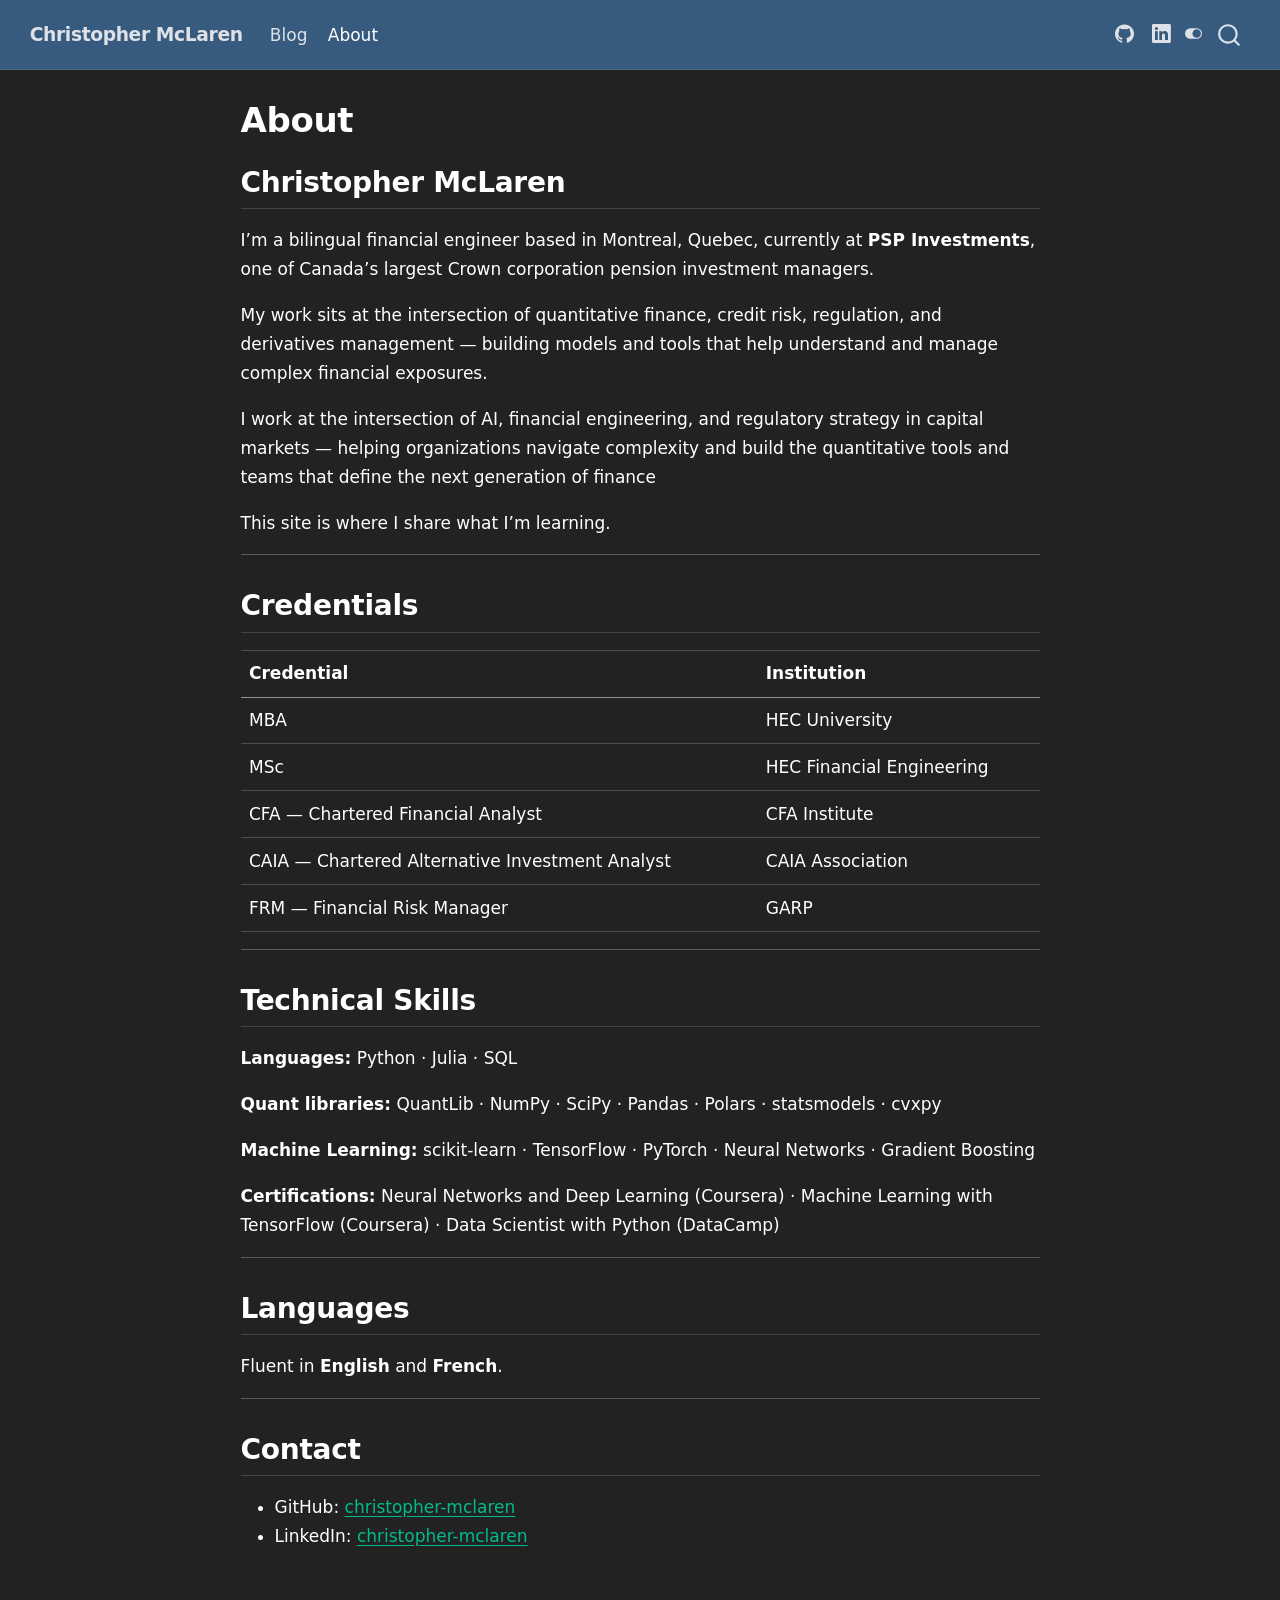
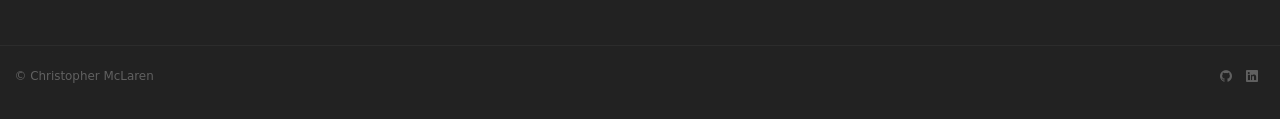
<file: about.html>
<!DOCTYPE html>
<html xmlns="http://www.w3.org/1999/xhtml" lang="en" xml:lang="en"><head>

<meta charset="utf-8">
<meta name="generator" content="quarto-1.9.36">

<meta name="viewport" content="width=device-width, initial-scale=1.0, user-scalable=yes">


<title>About – Christopher McLaren</title>
<style>
/* Default styles provided by pandoc.
** See https://pandoc.org/MANUAL.html#variables-for-html for config info.
*/
code{white-space: pre-wrap;}
span.smallcaps{font-variant: small-caps;}
div.columns{display: flex; gap: min(4vw, 1.5em);}
div.column{flex: auto; overflow-x: auto;}
div.hanging-indent{margin-left: 1.5em; text-indent: -1.5em;}
ul.task-list{list-style: none;}
ul.task-list li input[type="checkbox"] {
  width: 0.8em;
  margin: 0 0.8em 0.2em -1em; /* quarto-specific, see https://github.com/quarto-dev/quarto-cli/issues/4556 */ 
  vertical-align: middle;
}
</style>


<script src="site_libs/quarto-nav/quarto-nav.js"></script>
<script src="site_libs/quarto-nav/headroom.min.js"></script>
<script src="site_libs/clipboard/clipboard.min.js"></script>
<script src="site_libs/quarto-search/autocomplete.umd.js"></script>
<script src="site_libs/quarto-search/fuse.min.js"></script>
<script src="site_libs/quarto-search/quarto-search.js"></script>
<meta name="quarto:offset" content="./">
<link href="./assets/favicon.png" rel="icon" type="image/png">
<script src="site_libs/quarto-html/quarto.js" type="module"></script>
<script src="site_libs/quarto-html/tabsets/tabsets.js" type="module"></script>
<script src="site_libs/quarto-html/popper.min.js"></script>
<script src="site_libs/quarto-html/tippy.umd.min.js"></script>
<script src="site_libs/quarto-html/anchor.min.js"></script>
<link href="site_libs/quarto-html/tippy.css" rel="stylesheet">
<link href="site_libs/quarto-html/quarto-syntax-highlighting-dbc92dda8186f57fa2e333fbb71d6a9d.css" rel="stylesheet" class="quarto-color-scheme" id="quarto-text-highlighting-styles">
<link href="site_libs/quarto-html/quarto-syntax-highlighting-dark-dbc92dda8186f57fa2e333fbb71d6a9d.css" rel="stylesheet" class="quarto-color-scheme quarto-color-alternate" id="quarto-text-highlighting-styles">
<script src="site_libs/bootstrap/bootstrap.min.js"></script>
<link href="site_libs/bootstrap/bootstrap-icons.css" rel="stylesheet">
<link href="site_libs/bootstrap/bootstrap-dc5707970930501df8e4f317a442239b.min.css" rel="stylesheet" append-hash="true" class="quarto-color-scheme" id="quarto-bootstrap" data-mode="light">
<link href="site_libs/bootstrap/bootstrap-dark-94bcf2b3cd6ec91b813b881235af2c10.min.css" rel="stylesheet" append-hash="true" class="quarto-color-scheme quarto-color-alternate" id="quarto-bootstrap" data-mode="dark">
<script id="quarto-search-options" type="application/json">{
  "location": "navbar",
  "copy-button": false,
  "collapse-after": 3,
  "panel-placement": "end",
  "type": "overlay",
  "limit": 50,
  "keyboard-shortcut": [
    "f",
    "/",
    "s"
  ],
  "show-item-context": false,
  "language": {
    "search-no-results-text": "No results",
    "search-matching-documents-text": "matching documents",
    "search-copy-link-title": "Copy link to search",
    "search-hide-matches-text": "Hide additional matches",
    "search-more-match-text": "more match in this document",
    "search-more-matches-text": "more matches in this document",
    "search-clear-button-title": "Clear",
    "search-text-placeholder": "",
    "search-detached-cancel-button-title": "Cancel",
    "search-submit-button-title": "Submit",
    "search-label": "Search"
  }
}</script>


<link rel="stylesheet" href="styles.css">
<meta property="og:title" content="About – Christopher McLaren">
<meta property="og:description" content="Financial engineer at PSP Investments. Writing about quantitative finance, risk, and machine learning.">
<meta property="og:site_name" content="Christopher McLaren">
<meta name="twitter:title" content="About – Christopher McLaren">
<meta name="twitter:description" content="Financial engineer at PSP Investments. Writing about quantitative finance, risk, and machine learning.">
<meta name="twitter:card" content="summary">
</head>

<body class="nav-fixed fullcontent quarto-dark"><script id="quarto-html-before-body" type="application/javascript">
    const toggleBodyColorMode = (bsSheetEl) => {
      const mode = bsSheetEl.getAttribute("data-mode");
      const bodyEl = window.document.querySelector("body");
      if (mode === "dark") {
        bodyEl.classList.add("quarto-dark");
        bodyEl.classList.remove("quarto-light");
      } else {
        bodyEl.classList.add("quarto-light");
        bodyEl.classList.remove("quarto-dark");
      }
    }
    const toggleBodyColorPrimary = () => {
      const bsSheetEl = window.document.querySelector("link#quarto-bootstrap:not([rel=disabled-stylesheet])");
      if (bsSheetEl) {
        toggleBodyColorMode(bsSheetEl);
      }
    }
    const setColorSchemeToggle = (alternate) => {
      const toggles = window.document.querySelectorAll('.quarto-color-scheme-toggle');
      for (let i=0; i < toggles.length; i++) {
        const toggle = toggles[i];
        if (toggle) {
          if (alternate) {
            toggle.classList.add("alternate");
          } else {
            toggle.classList.remove("alternate");
          }
        }
      }
    };
    const toggleColorMode = (alternate) => {
      // Switch the stylesheets
      const primaryStylesheets = window.document.querySelectorAll('link.quarto-color-scheme:not(.quarto-color-alternate)');
      const alternateStylesheets = window.document.querySelectorAll('link.quarto-color-scheme.quarto-color-alternate');
      manageTransitions('#quarto-margin-sidebar .nav-link', false);
      if (alternate) {
        // note: dark is layered on light, we don't disable primary!
        enableStylesheet(alternateStylesheets);
        for (const sheetNode of alternateStylesheets) {
          if (sheetNode.id === "quarto-bootstrap") {
            toggleBodyColorMode(sheetNode);
          }
        }
      } else {
        disableStylesheet(alternateStylesheets);
        enableStylesheet(primaryStylesheets)
        toggleBodyColorPrimary();
      }
      manageTransitions('#quarto-margin-sidebar .nav-link', true);
      // Switch the toggles
      setColorSchemeToggle(alternate)
      // Hack to workaround the fact that safari doesn't
      // properly recolor the scrollbar when toggling (#1455)
      if (navigator.userAgent.indexOf('Safari') > 0 && navigator.userAgent.indexOf('Chrome') == -1) {
        manageTransitions("body", false);
        window.scrollTo(0, 1);
        setTimeout(() => {
          window.scrollTo(0, 0);
          manageTransitions("body", true);
        }, 40);
      }
    }
    const disableStylesheet = (stylesheets) => {
      for (let i=0; i < stylesheets.length; i++) {
        const stylesheet = stylesheets[i];
        stylesheet.rel = 'disabled-stylesheet';
      }
    }
    const enableStylesheet = (stylesheets) => {
      for (let i=0; i < stylesheets.length; i++) {
        const stylesheet = stylesheets[i];
        if(stylesheet.rel !== 'stylesheet') { // for Chrome, which will still FOUC without this check
          stylesheet.rel = 'stylesheet';
        }
      }
    }
    const manageTransitions = (selector, allowTransitions) => {
      const els = window.document.querySelectorAll(selector);
      for (let i=0; i < els.length; i++) {
        const el = els[i];
        if (allowTransitions) {
          el.classList.remove('notransition');
        } else {
          el.classList.add('notransition');
        }
      }
    }
    const isFileUrl = () => {
      return window.location.protocol === 'file:';
    }
    const hasAlternateSentinel = () => {
      let styleSentinel = getColorSchemeSentinel();
      if (styleSentinel !== null) {
        return styleSentinel === "alternate";
      } else {
        return false;
      }
    }
    const setStyleSentinel = (alternate) => {
      const value = alternate ? "alternate" : "default";
      if (!isFileUrl()) {
        window.localStorage.setItem("quarto-color-scheme", value);
      } else {
        localAlternateSentinel = value;
      }
    }
    const getColorSchemeSentinel = () => {
      if (!isFileUrl()) {
        const storageValue = window.localStorage.getItem("quarto-color-scheme");
        return storageValue != null ? storageValue : localAlternateSentinel;
      } else {
        return localAlternateSentinel;
      }
    }
    const toggleGiscusIfUsed = (isAlternate, darkModeDefault) => {
      const baseTheme = document.querySelector('#giscus-base-theme')?.value ?? 'light';
      const alternateTheme = document.querySelector('#giscus-alt-theme')?.value ?? 'dark';
      let newTheme = '';
      if(authorPrefersDark) {
        newTheme = isAlternate ? baseTheme : alternateTheme;
      } else {
        newTheme = isAlternate ? alternateTheme : baseTheme;
      }
      const changeGiscusTheme = () => {
        // From: https://github.com/giscus/giscus/issues/336
        const sendMessage = (message) => {
          const iframe = document.querySelector('iframe.giscus-frame');
          if (!iframe) return;
          iframe.contentWindow.postMessage({ giscus: message }, 'https://giscus.app');
        }
        sendMessage({
          setConfig: {
            theme: newTheme
          }
        });
      }
      const isGiscussLoaded = window.document.querySelector('iframe.giscus-frame') !== null;
      if (isGiscussLoaded) {
        changeGiscusTheme();
      }
    };
    const authorPrefersDark = true;
    const darkModeDefault = authorPrefersDark;
    let localAlternateSentinel = darkModeDefault ? 'alternate' : 'default';
    // Dark / light mode switch
    window.quartoToggleColorScheme = () => {
      // Read the current dark / light value
      let toAlternate = !hasAlternateSentinel();
      toggleColorMode(toAlternate);
      setStyleSentinel(toAlternate);
      toggleGiscusIfUsed(toAlternate, darkModeDefault);
      window.dispatchEvent(new Event('resize'));
    };
    // Switch to dark mode if need be
    if (hasAlternateSentinel()) {
      toggleColorMode(true);
    } else {
      toggleColorMode(false);
    }
  </script>

<div id="quarto-search-results"></div>
  <header id="quarto-header" class="headroom fixed-top">
    <nav class="navbar navbar-expand-lg " data-bs-theme="dark">
      <div class="navbar-container container-fluid">
      <div class="navbar-brand-container mx-auto">
    <a class="navbar-brand" href="./index.html">
    <span class="navbar-title">Christopher McLaren</span>
    </a>
  </div>
            <div id="quarto-search" class="" title="Search"></div>
          <button class="navbar-toggler" type="button" data-bs-toggle="collapse" data-bs-target="#navbarCollapse" aria-controls="navbarCollapse" role="menu" aria-expanded="false" aria-label="Toggle navigation" onclick="if (window.quartoToggleHeadroom) { window.quartoToggleHeadroom(); }">
  <span class="navbar-toggler-icon"></span>
</button>
          <div class="collapse navbar-collapse" id="navbarCollapse">
            <ul class="navbar-nav navbar-nav-scroll me-auto">
  <li class="nav-item">
    <a class="nav-link" href="./blog/index.html"> 
<span class="menu-text">Blog</span></a>
  </li>  
  <li class="nav-item">
    <a class="nav-link active" href="./about.html" aria-current="page"> 
<span class="menu-text">About</span></a>
  </li>  
</ul>
            <ul class="navbar-nav navbar-nav-scroll ms-auto">
  <li class="nav-item compact">
    <a class="nav-link" href="https://github.com/christopher-mclaren"> <i class="bi bi-github" role="img" aria-label="GitHub">
</i> 
<span class="menu-text"></span></a>
  </li>  
  <li class="nav-item compact">
    <a class="nav-link" href="https://www.linkedin.com/in/christopher-mclaren/"> <i class="bi bi-linkedin" role="img" aria-label="LinkedIn">
</i> 
<span class="menu-text"></span></a>
  </li>  
</ul>
          </div> <!-- /navcollapse -->
            <div class="quarto-navbar-tools">
  <a href="" class="quarto-color-scheme-toggle quarto-navigation-tool  px-1" onclick="window.quartoToggleColorScheme(); return false;" title="Toggle dark mode"><i class="bi"></i></a>
</div>
      </div> <!-- /container-fluid -->
    </nav>
</header>
<!-- content -->
<div id="quarto-content" class="quarto-container page-columns page-rows-contents page-layout-article page-navbar">
<!-- sidebar -->
<!-- margin-sidebar -->
    
<!-- main -->
<main class="content" id="quarto-document-content">


<header id="title-block-header" class="quarto-title-block default">
<div class="quarto-title">
<h1 class="title">About</h1>
</div>



<div class="quarto-title-meta">

    
  
    
  </div>
  


</header>


<section id="christopher-mclaren" class="level2">
<h2 class="anchored" data-anchor-id="christopher-mclaren">Christopher McLaren</h2>
<p>I’m a bilingual financial engineer based in Montreal, Quebec, currently at <strong>PSP Investments</strong>, one of Canada’s largest Crown corporation pension investment managers.</p>
<p>My work sits at the intersection of quantitative finance, credit risk, regulation, and derivatives management — building models and tools that help understand and manage complex financial exposures.</p>
<p>I work at the intersection of AI, financial engineering, and regulatory strategy in capital markets — helping organizations navigate complexity and build the quantitative tools and teams that define the next generation of finance</p>
<p>This site is where I share what I’m learning.</p>
<hr>
</section>
<section id="credentials" class="level2">
<h2 class="anchored" data-anchor-id="credentials">Credentials</h2>
<table class="caption-top table">
<thead>
<tr class="header">
<th style="text-align: left;">Credential</th>
<th style="text-align: left;">Institution</th>
</tr>
</thead>
<tbody>
<tr class="odd">
<td style="text-align: left;">MBA</td>
<td style="text-align: left;">HEC University</td>
</tr>
<tr class="even">
<td style="text-align: left;">MSc</td>
<td style="text-align: left;">HEC Financial Engineering</td>
</tr>
<tr class="odd">
<td style="text-align: left;">CFA — Chartered Financial Analyst</td>
<td style="text-align: left;">CFA Institute</td>
</tr>
<tr class="even">
<td style="text-align: left;">CAIA — Chartered Alternative Investment Analyst</td>
<td style="text-align: left;">CAIA Association</td>
</tr>
<tr class="odd">
<td style="text-align: left;">FRM — Financial Risk Manager</td>
<td style="text-align: left;">GARP</td>
</tr>
</tbody>
</table>
<hr>
</section>
<section id="technical-skills" class="level2">
<h2 class="anchored" data-anchor-id="technical-skills">Technical Skills</h2>
<p><strong>Languages:</strong> Python · Julia · SQL</p>
<p><strong>Quant libraries:</strong> QuantLib · NumPy · SciPy · Pandas · Polars · statsmodels · cvxpy</p>
<p><strong>Machine Learning:</strong> scikit-learn · TensorFlow · PyTorch · Neural Networks · Gradient Boosting</p>
<p><strong>Certifications:</strong> Neural Networks and Deep Learning (Coursera) · Machine Learning with TensorFlow (Coursera) · Data Scientist with Python (DataCamp)</p>
<hr>
</section>
<section id="languages" class="level2">
<h2 class="anchored" data-anchor-id="languages">Languages</h2>
<p>Fluent in <strong>English</strong> and <strong>French</strong>.</p>
<hr>
</section>
<section id="contact" class="level2">
<h2 class="anchored" data-anchor-id="contact">Contact</h2>
<ul>
<li>GitHub: <a href="https://github.com/christopher-mclaren">christopher-mclaren</a></li>
<li>LinkedIn: <a href="https://www.linkedin.com/in/christopher-mclaren/">christopher-mclaren</a></li>
</ul>


</section>

</main> <!-- /main -->
<script id="quarto-html-after-body" type="application/javascript">
  window.document.addEventListener("DOMContentLoaded", function (event) {
    // Ensure there is a toggle, if there isn't float one in the top right
    if (window.document.querySelector('.quarto-color-scheme-toggle') === null) {
      const a = window.document.createElement('a');
      a.classList.add('top-right');
      a.classList.add('quarto-color-scheme-toggle');
      a.href = "";
      a.onclick = function() { try { window.quartoToggleColorScheme(); } catch {} return false; };
      const i = window.document.createElement("i");
      i.classList.add('bi');
      a.appendChild(i);
      window.document.body.appendChild(a);
    }
    setColorSchemeToggle(hasAlternateSentinel())
    const icon = "";
    const anchorJS = new window.AnchorJS();
    anchorJS.options = {
      placement: 'right',
      icon: icon
    };
    anchorJS.add('.anchored');
    const isCodeAnnotation = (el) => {
      for (const clz of el.classList) {
        if (clz.startsWith('code-annotation-')) {                     
          return true;
        }
      }
      return false;
    }
    const onCopySuccess = function(e) {
      // button target
      const button = e.trigger;
      // don't keep focus
      button.blur();
      // flash "checked"
      button.classList.add('code-copy-button-checked');
      var currentTitle = button.getAttribute("title");
      button.setAttribute("title", "Copied!");
      let tooltip;
      if (window.bootstrap) {
        button.setAttribute("data-bs-toggle", "tooltip");
        button.setAttribute("data-bs-placement", "left");
        button.setAttribute("data-bs-title", "Copied!");
        tooltip = new bootstrap.Tooltip(button, 
          { trigger: "manual", 
            customClass: "code-copy-button-tooltip",
            offset: [0, -8]});
        tooltip.show();    
      }
      setTimeout(function() {
        if (tooltip) {
          tooltip.hide();
          button.removeAttribute("data-bs-title");
          button.removeAttribute("data-bs-toggle");
          button.removeAttribute("data-bs-placement");
        }
        button.setAttribute("title", currentTitle);
        button.classList.remove('code-copy-button-checked');
      }, 1000);
      // clear code selection
      e.clearSelection();
    }
    const getTextToCopy = function(trigger) {
      const outerScaffold = trigger.parentElement.cloneNode(true);
      const codeEl = outerScaffold.querySelector('code');
      for (const childEl of codeEl.children) {
        if (isCodeAnnotation(childEl)) {
          childEl.remove();
        }
      }
      return codeEl.innerText;
    }
    const clipboard = new window.ClipboardJS('.code-copy-button:not([data-in-quarto-modal])', {
      text: getTextToCopy
    });
    clipboard.on('success', onCopySuccess);
    if (window.document.getElementById('quarto-embedded-source-code-modal')) {
      const clipboardModal = new window.ClipboardJS('.code-copy-button[data-in-quarto-modal]', {
        text: getTextToCopy,
        container: window.document.getElementById('quarto-embedded-source-code-modal')
      });
      clipboardModal.on('success', onCopySuccess);
    }
      var localhostRegex = new RegExp(/^(?:http|https):\/\/localhost\:?[0-9]*\//);
      var mailtoRegex = new RegExp(/^mailto:/);
        var filterRegex = new RegExp("https:\/\/christopher-mclaren\.github\.io\/");
      var isInternal = (href) => {
          return filterRegex.test(href) || localhostRegex.test(href) || mailtoRegex.test(href);
      }
      // Inspect non-navigation links and adorn them if external
     var links = window.document.querySelectorAll('a[href]:not(.nav-link):not(.navbar-brand):not(.toc-action):not(.sidebar-link):not(.sidebar-item-toggle):not(.pagination-link):not(.no-external):not([aria-hidden]):not(.dropdown-item):not(.quarto-navigation-tool):not(.about-link)');
      for (var i=0; i<links.length; i++) {
        const link = links[i];
        if (!isInternal(link.href)) {
          // undo the damage that might have been done by quarto-nav.js in the case of
          // links that we want to consider external
          if (link.dataset.originalHref !== undefined) {
            link.href = link.dataset.originalHref;
          }
        }
      }
    function tippyHover(el, contentFn, onTriggerFn, onUntriggerFn) {
      const config = {
        allowHTML: true,
        maxWidth: 500,
        delay: 100,
        arrow: false,
        appendTo: function(el) {
            return el.parentElement;
        },
        interactive: true,
        interactiveBorder: 10,
        theme: 'quarto',
        placement: 'bottom-start',
      };
      if (contentFn) {
        config.content = contentFn;
      }
      if (onTriggerFn) {
        config.onTrigger = onTriggerFn;
      }
      if (onUntriggerFn) {
        config.onUntrigger = onUntriggerFn;
      }
      window.tippy(el, config); 
    }
    const noterefs = window.document.querySelectorAll('a[role="doc-noteref"]');
    for (var i=0; i<noterefs.length; i++) {
      const ref = noterefs[i];
      tippyHover(ref, function() {
        // use id or data attribute instead here
        let href = ref.getAttribute('data-footnote-href') || ref.getAttribute('href');
        try { href = new URL(href).hash; } catch {}
        const id = href.replace(/^#\/?/, "");
        const note = window.document.getElementById(id);
        if (note) {
          return note.innerHTML;
        } else {
          return "";
        }
      });
    }
    const xrefs = window.document.querySelectorAll('a.quarto-xref');
    const processXRef = (id, note) => {
      // Strip column container classes
      const stripColumnClz = (el) => {
        el.classList.remove("page-full", "page-columns");
        if (el.children) {
          for (const child of el.children) {
            stripColumnClz(child);
          }
        }
      }
      stripColumnClz(note)
      if (id === null || id.startsWith('sec-')) {
        // Special case sections, only their first couple elements
        const container = document.createElement("div");
        if (note.children && note.children.length > 2) {
          container.appendChild(note.children[0].cloneNode(true));
          for (let i = 1; i < note.children.length; i++) {
            const child = note.children[i];
            if (child.tagName === "P" && child.innerText === "") {
              continue;
            } else {
              container.appendChild(child.cloneNode(true));
              break;
            }
          }
          if (window.Quarto?.typesetMath) {
            window.Quarto.typesetMath(container);
          }
          return container.innerHTML
        } else {
          if (window.Quarto?.typesetMath) {
            window.Quarto.typesetMath(note);
          }
          return note.innerHTML;
        }
      } else {
        // Remove any anchor links if they are present
        const anchorLink = note.querySelector('a.anchorjs-link');
        if (anchorLink) {
          anchorLink.remove();
        }
        if (window.Quarto?.typesetMath) {
          window.Quarto.typesetMath(note);
        }
        if (note.classList.contains("callout")) {
          return note.outerHTML;
        } else {
          return note.innerHTML;
        }
      }
    }
    for (var i=0; i<xrefs.length; i++) {
      const xref = xrefs[i];
      tippyHover(xref, undefined, function(instance) {
        instance.disable();
        let url = xref.getAttribute('href');
        let hash = undefined; 
        if (url.startsWith('#')) {
          hash = url;
        } else {
          try { hash = new URL(url).hash; } catch {}
        }
        if (hash) {
          const id = hash.replace(/^#\/?/, "");
          const note = window.document.getElementById(id);
          if (note !== null) {
            try {
              const html = processXRef(id, note.cloneNode(true));
              instance.setContent(html);
            } finally {
              instance.enable();
              instance.show();
            }
          } else {
            // See if we can fetch this
            fetch(url.split('#')[0])
            .then(res => res.text())
            .then(html => {
              const parser = new DOMParser();
              const htmlDoc = parser.parseFromString(html, "text/html");
              const note = htmlDoc.getElementById(id);
              if (note !== null) {
                const html = processXRef(id, note);
                instance.setContent(html);
              } 
            }).finally(() => {
              instance.enable();
              instance.show();
            });
          }
        } else {
          // See if we can fetch a full url (with no hash to target)
          // This is a special case and we should probably do some content thinning / targeting
          fetch(url)
          .then(res => res.text())
          .then(html => {
            const parser = new DOMParser();
            const htmlDoc = parser.parseFromString(html, "text/html");
            const note = htmlDoc.querySelector('main.content');
            if (note !== null) {
              // This should only happen for chapter cross references
              // (since there is no id in the URL)
              // remove the first header
              if (note.children.length > 0 && note.children[0].tagName === "HEADER") {
                note.children[0].remove();
              }
              const html = processXRef(null, note);
              instance.setContent(html);
            } 
          }).finally(() => {
            instance.enable();
            instance.show();
          });
        }
      }, function(instance) {
      });
    }
        let selectedAnnoteEl;
        const selectorForAnnotation = ( cell, annotation) => {
          let cellAttr = 'data-code-cell="' + cell + '"';
          let lineAttr = 'data-code-annotation="' +  annotation + '"';
          const selector = 'span[' + cellAttr + '][' + lineAttr + ']';
          return selector;
        }
        const selectCodeLines = (annoteEl) => {
          const doc = window.document;
          const targetCell = annoteEl.getAttribute("data-target-cell");
          const targetAnnotation = annoteEl.getAttribute("data-target-annotation");
          const annoteSpan = window.document.querySelector(selectorForAnnotation(targetCell, targetAnnotation));
          const lines = annoteSpan.getAttribute("data-code-lines").split(",");
          const lineIds = lines.map((line) => {
            return targetCell + "-" + line;
          })
          let top = null;
          let height = null;
          let parent = null;
          if (lineIds.length > 0) {
              //compute the position of the single el (top and bottom and make a div)
              const el = window.document.getElementById(lineIds[0]);
              top = el.offsetTop;
              height = el.offsetHeight;
              parent = el.parentElement.parentElement;
            if (lineIds.length > 1) {
              const lastEl = window.document.getElementById(lineIds[lineIds.length - 1]);
              const bottom = lastEl.offsetTop + lastEl.offsetHeight;
              height = bottom - top;
            }
            if (top !== null && height !== null && parent !== null) {
              // cook up a div (if necessary) and position it 
              let div = window.document.getElementById("code-annotation-line-highlight");
              if (div === null) {
                div = window.document.createElement("div");
                div.setAttribute("id", "code-annotation-line-highlight");
                div.style.position = 'absolute';
                parent.appendChild(div);
              }
              div.style.top = top - 2 + "px";
              div.style.height = height + 4 + "px";
              div.style.left = 0;
              let gutterDiv = window.document.getElementById("code-annotation-line-highlight-gutter");
              if (gutterDiv === null) {
                gutterDiv = window.document.createElement("div");
                gutterDiv.setAttribute("id", "code-annotation-line-highlight-gutter");
                gutterDiv.style.position = 'absolute';
                const codeCell = window.document.getElementById(targetCell);
                const gutter = codeCell.querySelector('.code-annotation-gutter');
                gutter.appendChild(gutterDiv);
              }
              gutterDiv.style.top = top - 2 + "px";
              gutterDiv.style.height = height + 4 + "px";
            }
            selectedAnnoteEl = annoteEl;
          }
        };
        const unselectCodeLines = () => {
          const elementsIds = ["code-annotation-line-highlight", "code-annotation-line-highlight-gutter"];
          elementsIds.forEach((elId) => {
            const div = window.document.getElementById(elId);
            if (div) {
              div.remove();
            }
          });
          selectedAnnoteEl = undefined;
        };
          // Handle positioning of the toggle
      window.addEventListener(
        "resize",
        throttle(() => {
          elRect = undefined;
          if (selectedAnnoteEl) {
            selectCodeLines(selectedAnnoteEl);
          }
        }, 10)
      );
      function throttle(fn, ms) {
      let throttle = false;
      let timer;
        return (...args) => {
          if(!throttle) { // first call gets through
              fn.apply(this, args);
              throttle = true;
          } else { // all the others get throttled
              if(timer) clearTimeout(timer); // cancel #2
              timer = setTimeout(() => {
                fn.apply(this, args);
                timer = throttle = false;
              }, ms);
          }
        };
      }
        // Attach click handler to the DT
        const annoteDls = window.document.querySelectorAll('dt[data-target-cell]');
        for (const annoteDlNode of annoteDls) {
          annoteDlNode.addEventListener('click', (event) => {
            const clickedEl = event.target;
            if (clickedEl !== selectedAnnoteEl) {
              unselectCodeLines();
              const activeEl = window.document.querySelector('dt[data-target-cell].code-annotation-active');
              if (activeEl) {
                activeEl.classList.remove('code-annotation-active');
              }
              selectCodeLines(clickedEl);
              clickedEl.classList.add('code-annotation-active');
            } else {
              // Unselect the line
              unselectCodeLines();
              clickedEl.classList.remove('code-annotation-active');
            }
          });
        }
    const findCites = (el) => {
      const parentEl = el.parentElement;
      if (parentEl) {
        const cites = parentEl.dataset.cites;
        if (cites) {
          return {
            el,
            cites: cites.split(' ')
          };
        } else {
          return findCites(el.parentElement)
        }
      } else {
        return undefined;
      }
    };
    var bibliorefs = window.document.querySelectorAll('a[role="doc-biblioref"]');
    for (var i=0; i<bibliorefs.length; i++) {
      const ref = bibliorefs[i];
      const citeInfo = findCites(ref);
      if (citeInfo) {
        tippyHover(citeInfo.el, function() {
          var popup = window.document.createElement('div');
          citeInfo.cites.forEach(function(cite) {
            var citeDiv = window.document.createElement('div');
            citeDiv.classList.add('hanging-indent');
            citeDiv.classList.add('csl-entry');
            var biblioDiv = window.document.getElementById('ref-' + cite);
            if (biblioDiv) {
              citeDiv.innerHTML = biblioDiv.innerHTML;
            }
            popup.appendChild(citeDiv);
          });
          return popup.innerHTML;
        });
      }
    }
  });
  </script>
</div> <!-- /content -->
<footer class="footer">
  <div class="nav-footer">
    <div class="nav-footer-left">
<p>© Christopher McLaren</p>
</div>   
    <div class="nav-footer-center">
      &nbsp;
    </div>
    <div class="nav-footer-right">
      <ul class="footer-items list-unstyled">
    <li class="nav-item compact">
    <a class="nav-link" href="https://github.com/christopher-mclaren">
      <i class="bi bi-github" role="img">
</i> 
    </a>
  </li>  
    <li class="nav-item compact">
    <a class="nav-link" href="https://www.linkedin.com/in/christopher-mclaren/">
      <i class="bi bi-linkedin" role="img">
</i> 
    </a>
  </li>  
</ul>
    </div>
  </div>
</footer>




</body></html>
</file>
<file: site_libs/quarto-html/tippy.css>
.tippy-box[data-animation=fade][data-state=hidden]{opacity:0}[data-tippy-root]{max-width:calc(100vw - 10px)}.tippy-box{position:relative;background-color:#333;color:#fff;border-radius:4px;font-size:14px;line-height:1.4;white-space:normal;outline:0;transition-property:transform,visibility,opacity}.tippy-box[data-placement^=top]>.tippy-arrow{bottom:0}.tippy-box[data-placement^=top]>.tippy-arrow:before{bottom:-7px;left:0;border-width:8px 8px 0;border-top-color:initial;transform-origin:center top}.tippy-box[data-placement^=bottom]>.tippy-arrow{top:0}.tippy-box[data-placement^=bottom]>.tippy-arrow:before{top:-7px;left:0;border-width:0 8px 8px;border-bottom-color:initial;transform-origin:center bottom}.tippy-box[data-placement^=left]>.tippy-arrow{right:0}.tippy-box[data-placement^=left]>.tippy-arrow:before{border-width:8px 0 8px 8px;border-left-color:initial;right:-7px;transform-origin:center left}.tippy-box[data-placement^=right]>.tippy-arrow{left:0}.tippy-box[data-placement^=right]>.tippy-arrow:before{left:-7px;border-width:8px 8px 8px 0;border-right-color:initial;transform-origin:center right}.tippy-box[data-inertia][data-state=visible]{transition-timing-function:cubic-bezier(.54,1.5,.38,1.11)}.tippy-arrow{width:16px;height:16px;color:#333}.tippy-arrow:before{content:"";position:absolute;border-color:transparent;border-style:solid}.tippy-content{position:relative;padding:5px 9px;z-index:1}
</file>
<file: site_libs/quarto-html/quarto-syntax-highlighting-dbc92dda8186f57fa2e333fbb71d6a9d.css>
/* quarto syntax highlight colors */
:root {
  --quarto-hl-al-color: #ff5555;
  --quarto-hl-an-color: #6a737d;
  --quarto-hl-at-color: #f97583;
  --quarto-hl-bn-color: #79b8ff;
  --quarto-hl-bu-color: #f97583;
  --quarto-hl-ch-color: #9ecbff;
  --quarto-hl-co-color: #6a737d;
  --quarto-hl-cv-color: #6a737d;
  --quarto-hl-cn-color: #79b8ff;
  --quarto-hl-cf-color: #f97583;
  --quarto-hl-dt-color: #f97583;
  --quarto-hl-dv-color: #79b8ff;
  --quarto-hl-do-color: #6a737d;
  --quarto-hl-er-color: #ff5555;
  --quarto-hl-ex-color: #f97583;
  --quarto-hl-fl-color: #79b8ff;
  --quarto-hl-fu-color: #b392f0;
  --quarto-hl-im-color: #9ecbff;
  --quarto-hl-in-color: #6a737d;
  --quarto-hl-kw-color: #f97583;
  --quarto-hl-op-color: #e1e4e8;
  --quarto-hl-pp-color: #f97583;
  --quarto-hl-re-color: #6a737d;
  --quarto-hl-sc-color: #79b8ff;
  --quarto-hl-ss-color: #9ecbff;
  --quarto-hl-st-color: #9ecbff;
  --quarto-hl-va-color: #ffab70;
  --quarto-hl-vs-color: #9ecbff;
  --quarto-hl-wa-color: #ff5555;
}

/* other quarto variables */
:root {
  --quarto-font-monospace: SFMono-Regular, Menlo, Monaco, Consolas, "Liberation Mono", "Courier New", monospace;
}

/* syntax highlight based on Pandoc's rules */
pre > code.sourceCode > span {
  color: #e1e4e8;
}

code.sourceCode > span {
  color: #e1e4e8;
}

div.sourceCode,
div.sourceCode pre.sourceCode {
  color: #e1e4e8;
}

/* Normal */
code span {
  color: #e1e4e8;
}

/* Alert */
code span.al {
  font-weight: bold;
  color: #ff5555;
}

/* Annotation */
code span.an {
  color: #6a737d;
}

/* Attribute */
code span.at {
  color: #f97583;
}

/* BaseN */
code span.bn {
  color: #79b8ff;
}

/* BuiltIn */
code span.bu {
  color: #f97583;
}

/* ControlFlow */
code span.cf {
  color: #f97583;
}

/* Char */
code span.ch {
  color: #9ecbff;
}

/* Constant */
code span.cn {
  color: #79b8ff;
}

/* Comment */
code span.co {
  color: #6a737d;
}

/* CommentVar */
code span.cv {
  color: #6a737d;
}

/* Documentation */
code span.do {
  color: #6a737d;
}

/* DataType */
code span.dt {
  color: #f97583;
}

/* DecVal */
code span.dv {
  color: #79b8ff;
}

/* Error */
code span.er {
  color: #ff5555;
  text-decoration: underline;
}

/* Extension */
code span.ex {
  font-weight: bold;
  color: #f97583;
}

/* Float */
code span.fl {
  color: #79b8ff;
}

/* Function */
code span.fu {
  color: #b392f0;
}

/* Import */
code span.im {
  color: #9ecbff;
}

/* Information */
code span.in {
  color: #6a737d;
}

/* Keyword */
code span.kw {
  color: #f97583;
}

/* Operator */
code span.op {
  color: #e1e4e8;
}

/* Preprocessor */
code span.pp {
  color: #f97583;
}

/* RegionMarker */
code span.re {
  color: #6a737d;
}

/* SpecialChar */
code span.sc {
  color: #79b8ff;
}

/* SpecialString */
code span.ss {
  color: #9ecbff;
}

/* String */
code span.st {
  color: #9ecbff;
}

/* Variable */
code span.va {
  color: #ffab70;
}

/* VerbatimString */
code span.vs {
  color: #9ecbff;
}

/* Warning */
code span.wa {
  color: #ff5555;
}

.prevent-inlining {
  content: "</";
}

/*# sourceMappingURL=5b44f16740065ab3ac5bade16adfc271.css.map */
</file>
<file: site_libs/quarto-html/quarto-syntax-highlighting-dark-dbc92dda8186f57fa2e333fbb71d6a9d.css>
/* quarto syntax highlight colors */
:root {
  --quarto-hl-al-color: #ff5555;
  --quarto-hl-an-color: #6a737d;
  --quarto-hl-at-color: #f97583;
  --quarto-hl-bn-color: #79b8ff;
  --quarto-hl-bu-color: #f97583;
  --quarto-hl-ch-color: #9ecbff;
  --quarto-hl-co-color: #6a737d;
  --quarto-hl-cv-color: #6a737d;
  --quarto-hl-cn-color: #79b8ff;
  --quarto-hl-cf-color: #f97583;
  --quarto-hl-dt-color: #f97583;
  --quarto-hl-dv-color: #79b8ff;
  --quarto-hl-do-color: #6a737d;
  --quarto-hl-er-color: #ff5555;
  --quarto-hl-ex-color: #f97583;
  --quarto-hl-fl-color: #79b8ff;
  --quarto-hl-fu-color: #b392f0;
  --quarto-hl-im-color: #9ecbff;
  --quarto-hl-in-color: #6a737d;
  --quarto-hl-kw-color: #f97583;
  --quarto-hl-op-color: #e1e4e8;
  --quarto-hl-pp-color: #f97583;
  --quarto-hl-re-color: #6a737d;
  --quarto-hl-sc-color: #79b8ff;
  --quarto-hl-ss-color: #9ecbff;
  --quarto-hl-st-color: #9ecbff;
  --quarto-hl-va-color: #ffab70;
  --quarto-hl-vs-color: #9ecbff;
  --quarto-hl-wa-color: #ff5555;
}

/* other quarto variables */
:root {
  --quarto-font-monospace: SFMono-Regular, Menlo, Monaco, Consolas, "Liberation Mono", "Courier New", monospace;
}

/* syntax highlight based on Pandoc's rules */
pre > code.sourceCode > span {
  color: #e1e4e8;
}

code.sourceCode > span {
  color: #e1e4e8;
}

div.sourceCode,
div.sourceCode pre.sourceCode {
  color: #e1e4e8;
}

/* Normal */
code span {
  color: #e1e4e8;
}

/* Alert */
code span.al {
  font-weight: bold;
  color: #ff5555;
}

/* Annotation */
code span.an {
  color: #6a737d;
}

/* Attribute */
code span.at {
  color: #f97583;
}

/* BaseN */
code span.bn {
  color: #79b8ff;
}

/* BuiltIn */
code span.bu {
  color: #f97583;
}

/* ControlFlow */
code span.cf {
  color: #f97583;
}

/* Char */
code span.ch {
  color: #9ecbff;
}

/* Constant */
code span.cn {
  color: #79b8ff;
}

/* Comment */
code span.co {
  color: #6a737d;
}

/* CommentVar */
code span.cv {
  color: #6a737d;
}

/* Documentation */
code span.do {
  color: #6a737d;
}

/* DataType */
code span.dt {
  color: #f97583;
}

/* DecVal */
code span.dv {
  color: #79b8ff;
}

/* Error */
code span.er {
  color: #ff5555;
  text-decoration: underline;
}

/* Extension */
code span.ex {
  font-weight: bold;
  color: #f97583;
}

/* Float */
code span.fl {
  color: #79b8ff;
}

/* Function */
code span.fu {
  color: #b392f0;
}

/* Import */
code span.im {
  color: #9ecbff;
}

/* Information */
code span.in {
  color: #6a737d;
}

/* Keyword */
code span.kw {
  color: #f97583;
}

/* Operator */
code span.op {
  color: #e1e4e8;
}

/* Preprocessor */
code span.pp {
  color: #f97583;
}

/* RegionMarker */
code span.re {
  color: #6a737d;
}

/* SpecialChar */
code span.sc {
  color: #79b8ff;
}

/* SpecialString */
code span.ss {
  color: #9ecbff;
}

/* String */
code span.st {
  color: #9ecbff;
}

/* Variable */
code span.va {
  color: #ffab70;
}

/* VerbatimString */
code span.vs {
  color: #9ecbff;
}

/* Warning */
code span.wa {
  color: #ff5555;
}

.prevent-inlining {
  content: "</";
}

/*# sourceMappingURL=5b44f16740065ab3ac5bade16adfc271.css.map */
</file>
<file: styles.css>
/* ============================================================
   Christopher McLaren — custom styles
   Dark mode: darkly base + overrides for hamel.dev aesthetic
   ============================================================ */

/* --- Typography ------------------------------------------- */
body {
  font-family: system-ui, -apple-system, "Segoe UI", Roboto, sans-serif;
  font-size: 1.0rem;
  line-height: 1.7;
}

h1, h2, h3, h4 {
  font-weight: 600;
  letter-spacing: -0.01em;
}

code, pre {
  font-family: ui-monospace, "SFMono-Regular", "Cascadia Code", Consolas, monospace;
  font-size: 0.88em;
}

/* --- Navbar ----------------------------------------------- */
.navbar {
  border-bottom: 1px solid rgba(255,255,255,0.08);
  padding: 0.6rem 1rem;
}

.navbar-brand {
  font-weight: 700;
  font-size: 1.1rem;
  letter-spacing: -0.02em;
}

/* --- Banner ----------------------------------------------- */
.site-banner-wrap {
  width: 100vw;
  position: relative;
  left: 50%;
  right: 50%;
  margin-left: -50vw;
  margin-right: -50vw;
  overflow: hidden;
  max-height: 260px;
  margin-bottom: 0;
}

.site-banner {
  width: 100%;
  height: 260px;
  object-fit: cover;
  object-position: center 40%;
  display: block;
}

/* --- Hero flex (photo + bio) ------------------------------ */
.hero-flex {
  display: flex;
  gap: 2.2rem;
  align-items: flex-start;
  padding: 2.2rem 0 2rem 0;
  border-bottom: 1px solid rgba(255,255,255,0.08);
  margin-bottom: 2.5rem;
}

.hero-photo-wrap {
  flex-shrink: 0;
}

.headshot {
  width: 150px;
  height: 150px;
  border-radius: 50%;
  object-fit: cover;
  object-position: center top;
  border: 3px solid rgba(255,255,255,0.12);
  box-shadow: 0 4px 20px rgba(0,0,0,0.4);
}

.hero-bio {
  flex: 1;
  min-width: 0;
}

.hero-name {
  font-size: 1.9rem;
  font-weight: 700;
  margin-top: 0.2rem;
  margin-bottom: 0.3rem;
  letter-spacing: -0.02em;
}

.credentials {
  font-size: 0.78rem;
  opacity: 0.55;
  letter-spacing: 0.06em;
  text-transform: uppercase;
  margin-bottom: 0.9rem;
}

.tagline {
  font-size: 1rem;
  opacity: 0.85;
  max-width: 560px;
  line-height: 1.65;
  margin-bottom: 1.2rem;
}

.hero-links {
  display: flex;
  gap: 0.6rem;
  flex-wrap: wrap;
}

.hero-btn {
  display: inline-block;
  padding: 0.3rem 0.9rem;
  border: 1px solid rgba(255,255,255,0.25);
  border-radius: 4px;
  font-size: 0.85rem;
  text-decoration: none;
  opacity: 0.85;
  transition: opacity 0.15s, border-color 0.15s;
}

.hero-btn:hover {
  opacity: 1;
  border-color: rgba(255,255,255,0.5);
  text-decoration: none;
}

/* --- Blog listing table (hamel.dev style) ----------------- */
.blog-table {
  width: 100%;
  border-collapse: collapse;
  margin-top: 1rem;
}

.blog-table td {
  padding: 0.5rem 0;
  border-bottom: 1px solid rgba(255,255,255,0.06);
  vertical-align: top;
}

.blog-table .date {
  white-space: nowrap;
  opacity: 0.5;
  font-size: 0.85rem;
  width: 100px;
  padding-right: 1.5rem;
}

.blog-table a {
  text-decoration: none;
  font-weight: 500;
}

.blog-table a:hover {
  text-decoration: underline;
}

/* --- Blog cards (randomrealizations style) ---------------- */
.quarto-post .thumbnail img {
  border-radius: 6px;
  object-fit: cover;
}

.listing-category {
  font-size: 0.75rem;
  font-weight: 600;
  letter-spacing: 0.05em;
  text-transform: uppercase;
  opacity: 0.7;
}

/* --- Post content ----------------------------------------- */
.quarto-title {
  margin-bottom: 0.5rem;
}

.quarto-title-meta {
  opacity: 0.6;
  font-size: 0.85rem;
}

/* Callout boxes */
.callout {
  border-radius: 6px;
  border-left-width: 4px;
}

/* Code blocks */
div.sourceCode {
  border-radius: 6px;
  font-size: 0.87em;
}

/* --- Footer ----------------------------------------------- */
.nav-footer {
  border-top: 1px solid rgba(255,255,255,0.08);
  padding: 1rem 0;
  font-size: 0.85rem;
  opacity: 0.6;
}

/* --- Responsive ------------------------------------------- */
@media (max-width: 640px) {
  .hero-flex { flex-direction: column; gap: 1.2rem; }
  .headshot { width: 110px; height: 110px; }
  .hero-name { font-size: 1.5rem; }
  .site-banner { height: 160px; }
}
</file>
